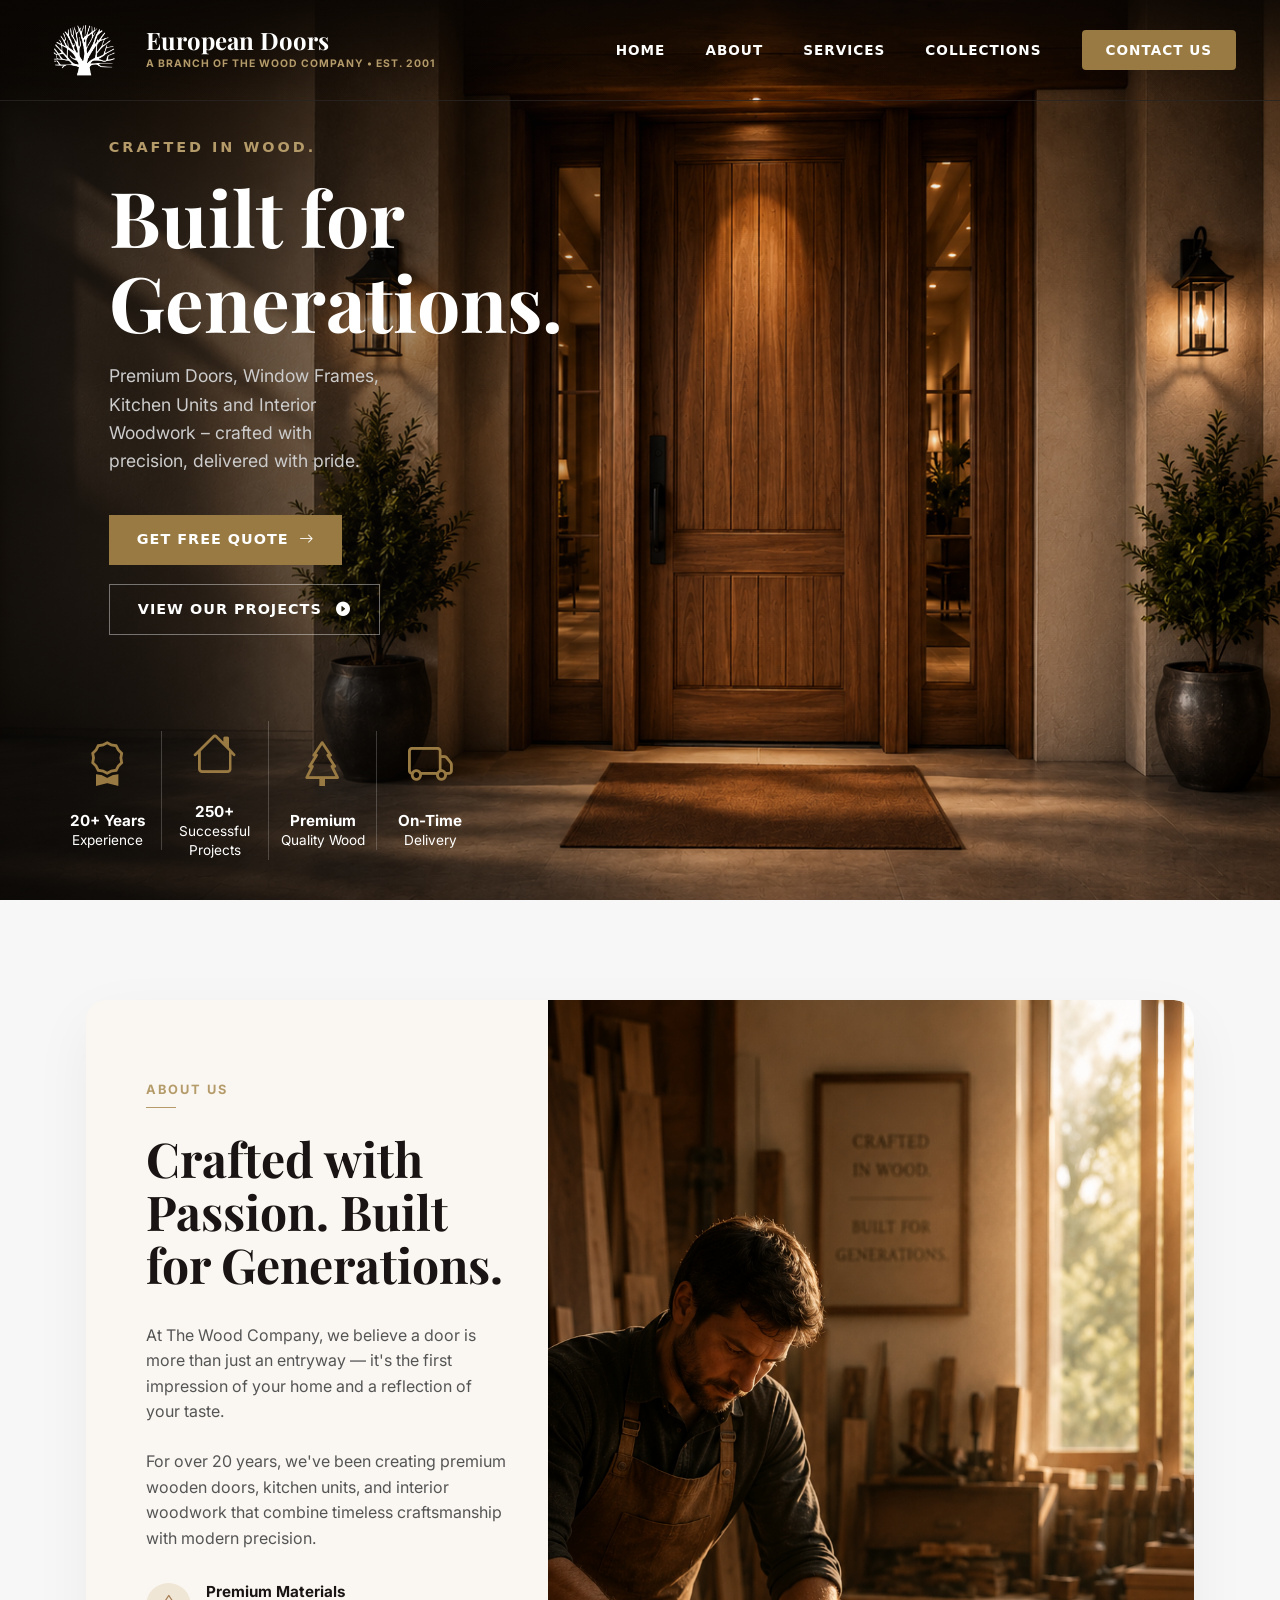
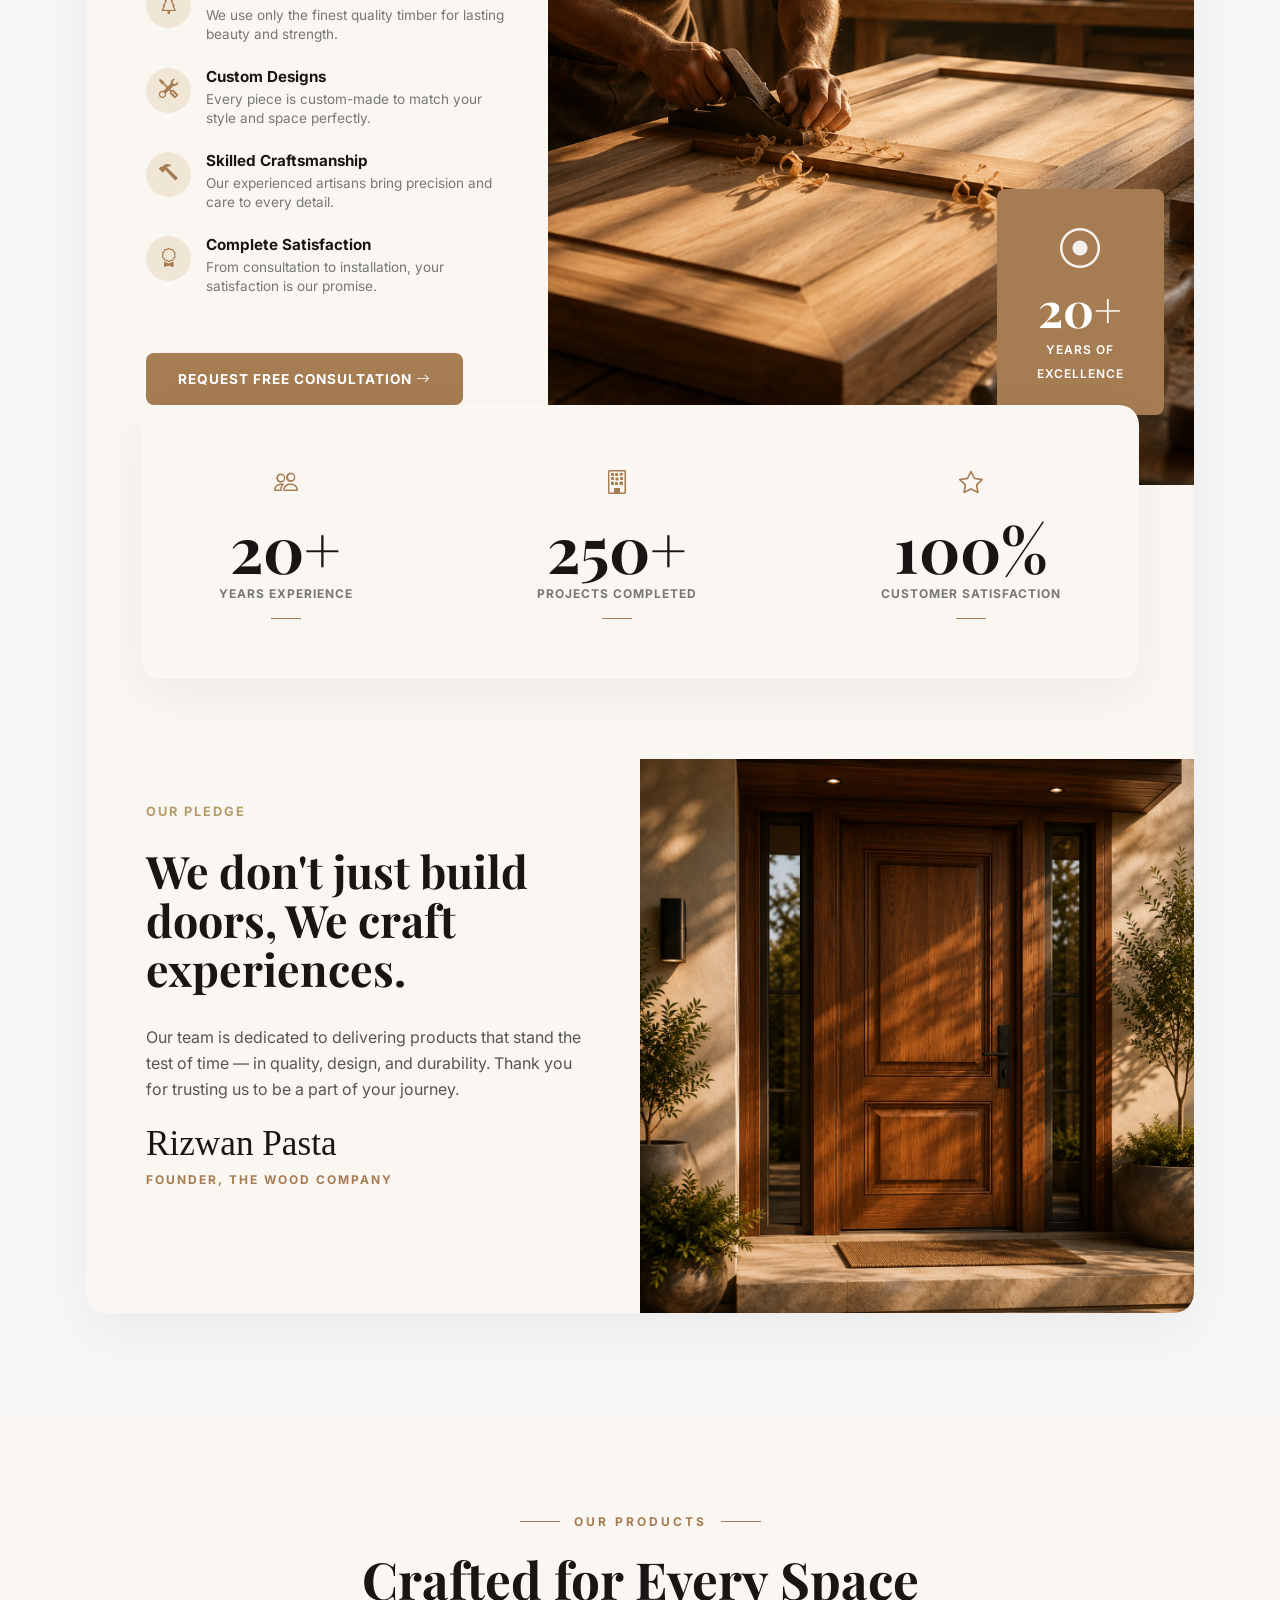
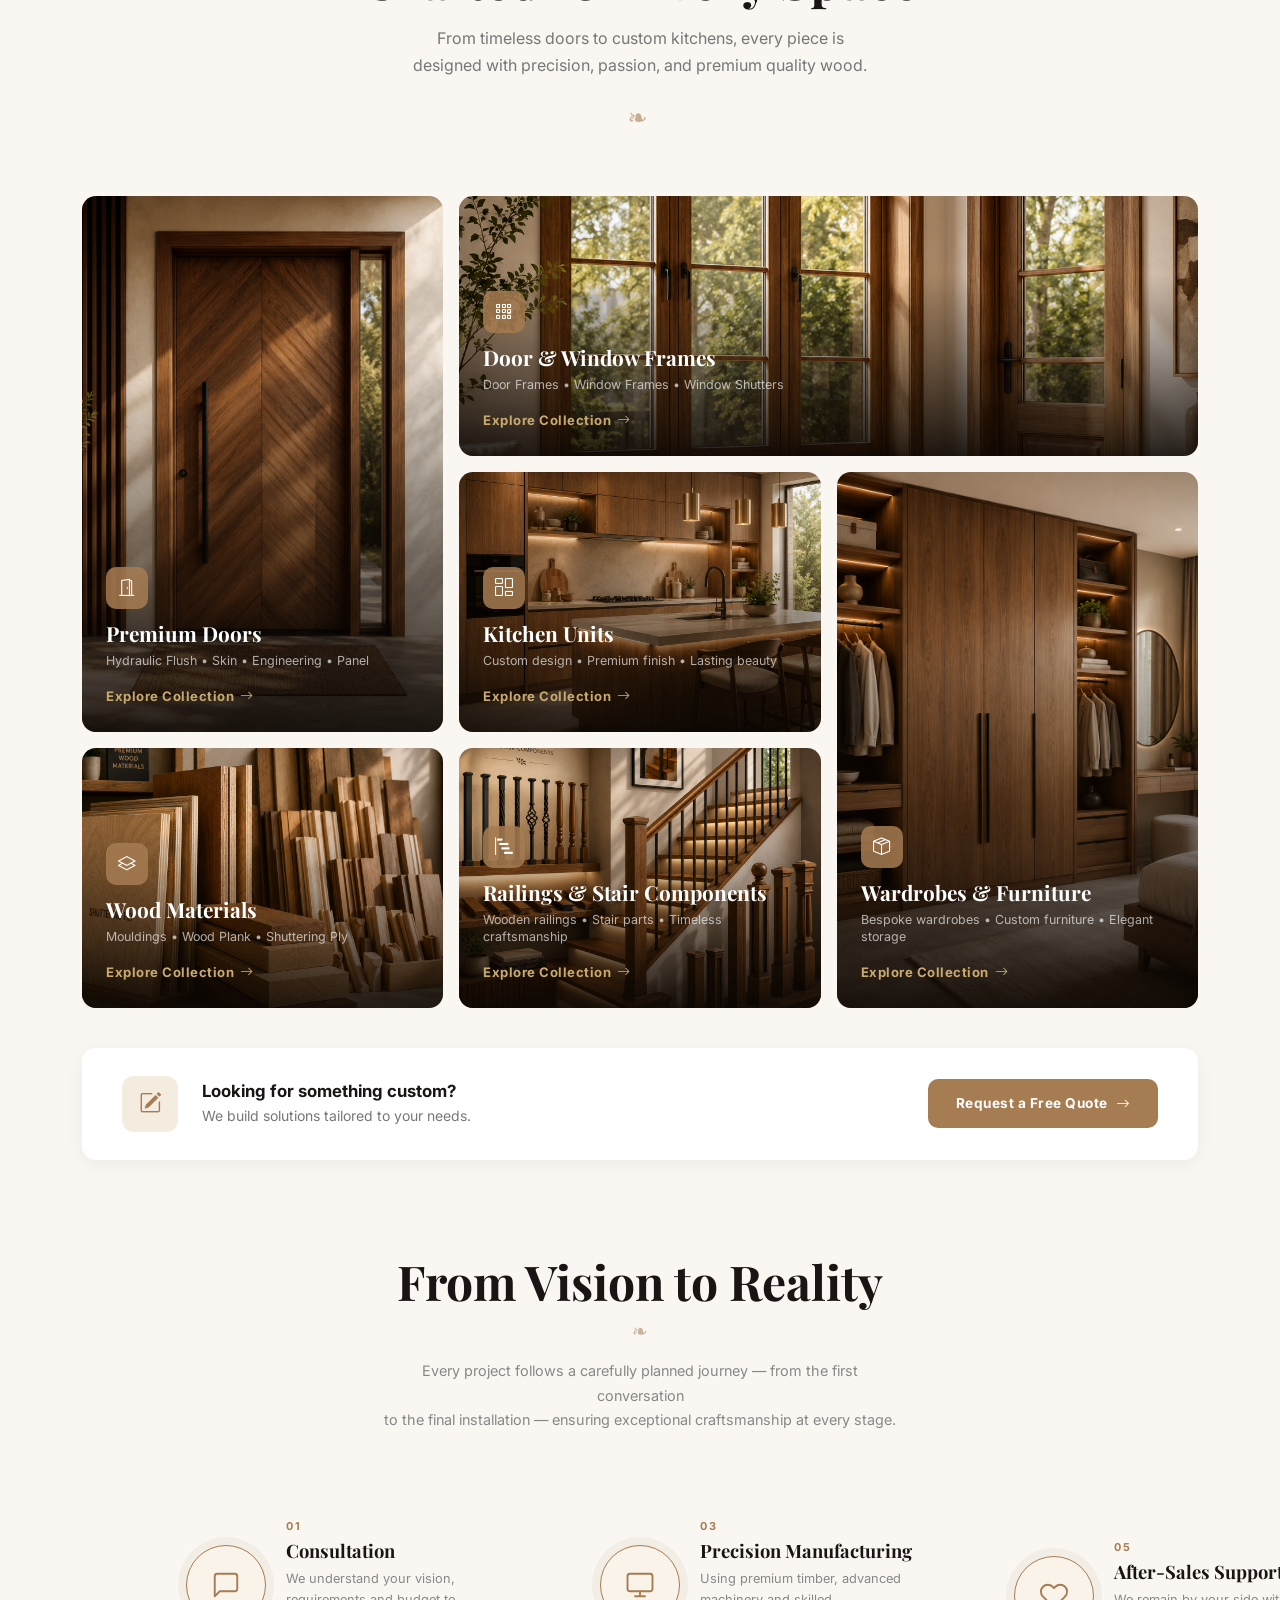
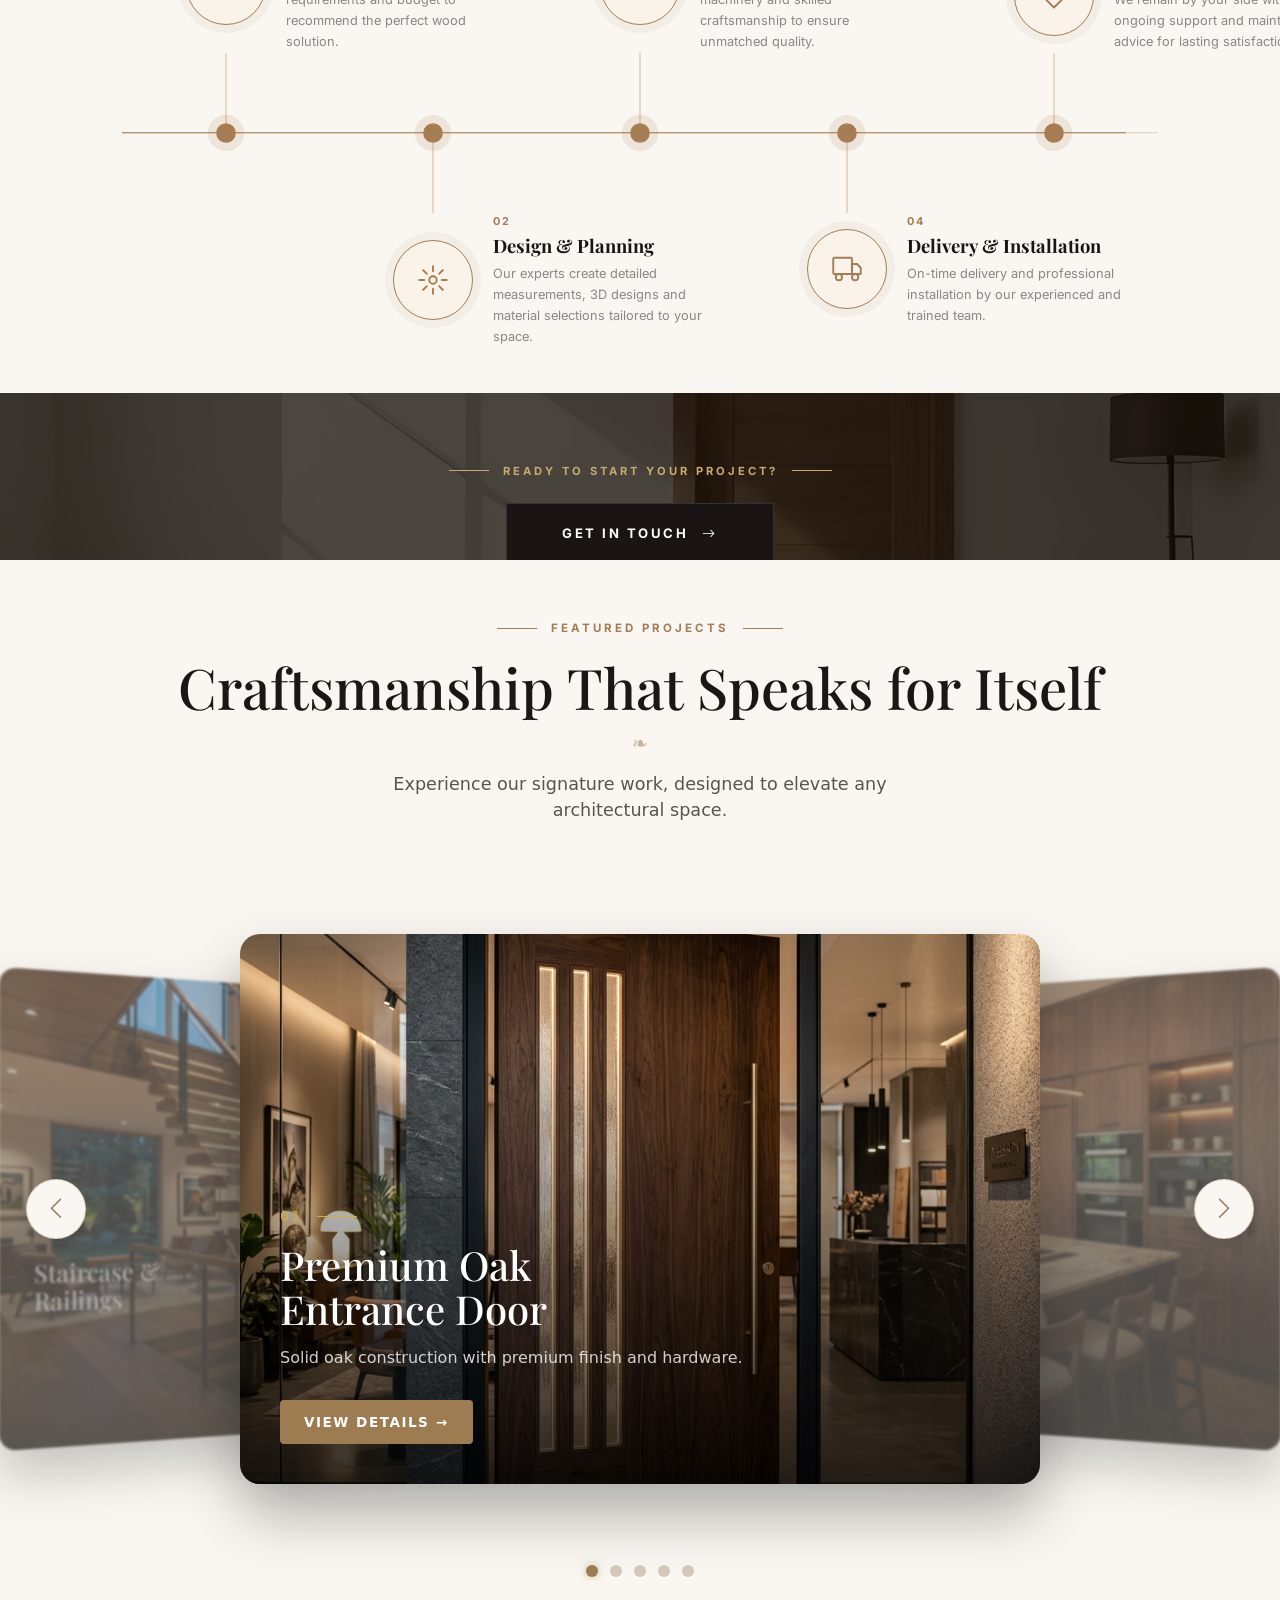
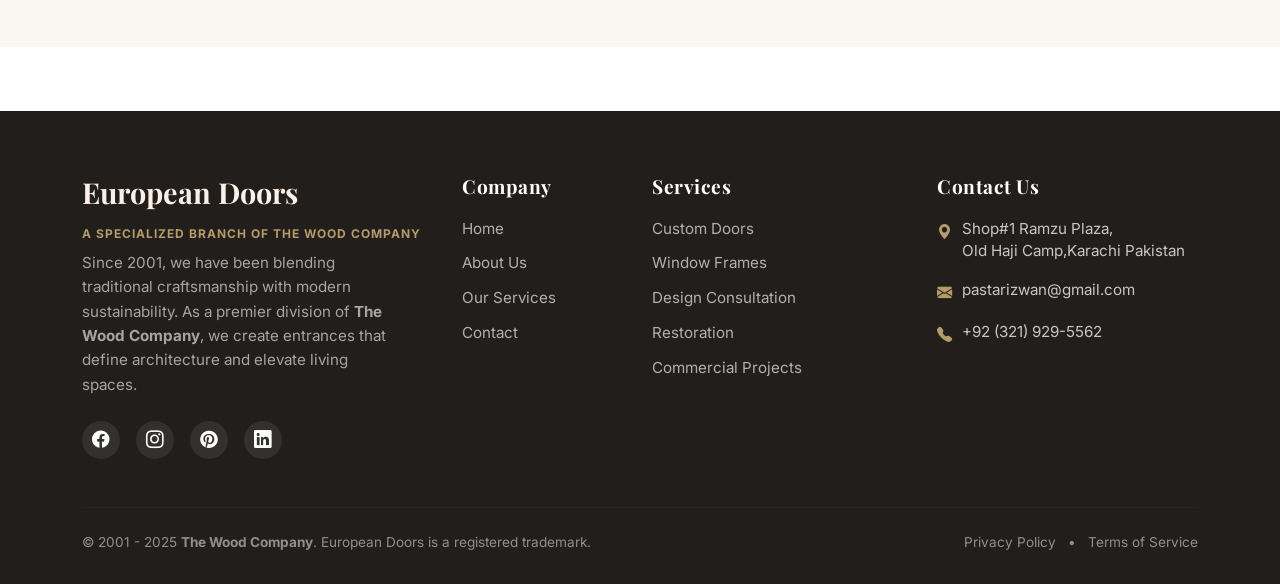
<file: index.html>
<!DOCTYPE html>
<html lang="en">

<head>
    <meta charset="UTF-8">
    <meta name="viewport" content="width=device-width, initial-scale=1.0">
    <link href="https://cdn.jsdelivr.net/npm/bootstrap@5.0.2/dist/css/bootstrap.min.css" rel="stylesheet"
        integrity="sha384-EVSTQN3/azprG1Anm3QDgpJLIm9Nao0Yz1ztcQTwFspd3yD65VohhpuuCOmLASjC" crossorigin="anonymous">
    <!-- Decorative font for the big heading -->
    <link
        href="https://fonts.googleapis.com/css2?family=Playfair+Display:ital,wght@0,700;0,900;1,700&family=Inter:wght@300;400;600;700&display=swap"
        rel="stylesheet">
    <link rel="stylesheet" href="style.css">
    <link rel="stylesheet" href="https://cdn.jsdelivr.net/npm/bootstrap-icons@1.11.3/font/bootstrap-icons.min.css">
    <script src="https://cdn.jsdelivr.net/npm/@popperjs/core@2.9.2/dist/umd/popper.min.js"
        integrity="sha384-IQsoLXl5PILFhosVNubq5LC7Qb9DXgDA9i+tQ8Zj3iwWAwPtgFTxbJ8NT4GN1R8p"
        crossorigin="anonymous"></script>
    <script src="https://cdn.jsdelivr.net/npm/bootstrap@5.0.2/dist/js/bootstrap.min.js"
        integrity="sha384-cVKIPhGWiC2Al4u+LWgxfKTRIcfu0JTxR+EQDz/bgldoEyl4H0zUF0QKbrJ0EcQF"
        crossorigin="anonymous"></script>

    <title>European Doors</title>

</head>

<body>
    <nav class="navbar navbar-expand-lg fixed-top heritage-navbar">
        <div class="container">
            <a class="navbar-brand d-flex align-items-center" href="#">
                <img src="images/Logo.png" alt="Logo" class="nav-brand-logo">
                <div class="brand-text-group ms-3">
                    <span class="brand-title">European Doors</span>
                    <span class="brand-heritage desktop-heritage">A BRANCH OF THE WOOD COMPANY • EST. 2001</span>
                    <span class="brand-heritage mobile-heritage">PREMIUM WOODWORKING</span>
                </div>
            </a>

            <button class="navbar-toggler custom-toggler" type="button" data-bs-toggle="collapse"
                data-bs-target="#navbarNav" aria-controls="navbarNav" aria-expanded="false"
                aria-label="Toggle navigation">
                <div class="hamburger-menu">
                    <span></span>
                    <span></span>
                    <span></span>
                </div>
            </button>

            <div class="collapse navbar-collapse" id="navbarNav">
                <ul class="navbar-nav ms-auto">
                    <li class="nav-item">
                        <a class="nav-link nav-link-custom" href="index.html">HOME</a>
                    </li>
                    <li class="nav-item">
                        <a class="nav-link nav-link-custom" href="index.html#about">ABOUT</a>
                    </li>
                    <li class="nav-item">
                        <a class="nav-link nav-link-custom" href="index.html#process">SERVICES</a>
                    </li>
                    <li class="nav-item">
                        <a class="nav-link nav-link-custom" href="#featured-projects">COLLECTIONS</a>
                    </li>
                    <li class="nav-item">
                        <a class="nav-link nav-link-custom nav-btn-style" href="contact.html">CONTACT US</a>
                    </li>

                </ul>
            </div>
        </div>
    </nav>

    <!-- Hero Section -->
    <section id="landing_page" class="hero-sec">
        <div class="hero-overlay"></div>
        <!-- Desktop Hero Content -->
        <div class="hero-content desktop-hero">
            <div class="hero-card" role="region" aria-label="Hero">
                <div class="hero-eyebrow">CRAFTED IN WOOD.</div>
                <h1 class="hero-title">Built for<br />Generations.</h1>
                <p class="hero-desc">Premium Doors, Window Frames, Kitchen Units and Interior Woodwork – crafted with
                    precision, delivered with pride.</p>

                <div class="hero-actions">
                    <a href="contact.html" class="btn-primary-custom">GET FREE QUOTE <i class="bi bi-arrow-right"></i></a>
                    <a href="#featured-projects" class="btn-secondary-custom">VIEW OUR PROJECTS <i class="bi bi-play-circle-fill ms-1"></i></a>
                </div>
            </div>

            <div class="hero-highlights-bar">
                <div class="highlight-item">
                    <i class="bi bi-award highlight-icon"></i>
                    <div class="highlight-text">
                        <strong>20+ Years</strong><br>Experience
                    </div>
                </div>
                <div class="highlight-item">
                    <i class="bi bi-house highlight-icon"></i>
                    <div class="highlight-text">
                        <strong>250+</strong><br>Successful Projects
                    </div>
                </div>
                <div class="highlight-item">
                    <i class="bi bi-tree highlight-icon"></i>
                    <div class="highlight-text">
                        <strong>Premium</strong><br>Quality Wood
                    </div>
                </div>
                <div class="highlight-item">
                    <i class="bi bi-truck highlight-icon"></i>
                    <div class="highlight-text">
                        <strong>On-Time</strong><br>Delivery
                    </div>
                </div>
            </div>
        </div>

        <!-- Mobile Hero Content -->
        <div class="hero-content mobile-hero d-none">
            <div class="hero-card text-center" role="region" aria-label="Hero">
                <div class="hero-eyebrow">PREMIUM WOODWORKING</div>
                <div class="hero-ornament">
                    <span class="ornament-line"></span>
                    <i class="bi bi-leaf"></i>
                    <span class="ornament-line"></span>
                </div>
                <h1 class="hero-title">Crafting Timeless<br/>Doors, Windows &<br/>Interiors</h1>
                <p class="hero-desc">Built with precision, quality materials<br/>and 20+ years of craftsmanship.</p>

                <div class="hero-actions">
                    <a href="contact.html" class="btn-primary-custom w-100 justify-content-center">GET FREE QUOTE <i class="bi bi-arrow-right"></i></a>
                    <a href="" class="btn-secondary-custom w-100 justify-content-center">EXPLORE PRODUCTS <i class="bi bi-arrow-right"></i></a>
                </div>
                
                <div class="mobile-highlight mt-4">
                    <div class="d-flex align-items-center justify-content-center gap-2">
                        <i class="bi bi-star-fill star-icon"></i>
                        <span class="highlight-underline">20+ Years Experience</span>
                    </div>
                </div>
            </div>
        </div>
    </section>

   
    <!-- About Section Redesign (Matches New Design) -->
    <section id="about" class="about-elite-section">
        <div class="container px-0 px-md-3">
            <div class="about-wrapper-card">
                <!-- PART 1: Top Section (Text Left, Image Right) -->
                <div class="row about-top-row g-0">
                    <!-- Left Text -->
                    <div class="col-lg-5 about-top-text">
                        <div class="elite-label">
                            ABOUT US
                            <span class="elite-line"></span>
                        </div>

                        <h2 class="elite-title">
                            Crafted with Passion. Built for Generations.
                        </h2>

                        <div class="elite-desc">
                            <p>At The Wood Company, we believe a door is more than just an entryway — it's the first
                                impression of your home and a reflection of your taste.</p>
                            <p>For over 20 years, we've been creating premium wooden doors, kitchen units, and interior
                                woodwork that combine timeless craftsmanship with modern precision.</p>
                        </div>

                        <div class="elite-features">
                            <div class="elite-feature-item">
                                <div class="elite-feature-icon">
                                    <i class="bi bi-tree"></i>
                                </div>
                                <div class="elite-feature-text">
                                    <h4>Premium Materials</h4>
                                    <p>We use only the finest quality timber for lasting beauty and strength.</p>
                                </div>
                            </div>

                            <div class="elite-feature-item">
                                <div class="elite-feature-icon">
                                    <i class="bi bi-tools"></i>
                                </div>
                                <div class="elite-feature-text">
                                    <h4>Custom Designs</h4>
                                    <p>Every piece is custom-made to match your style and space perfectly.</p>
                                </div>
                            </div>

                            <div class="elite-feature-item">
                                <div class="elite-feature-icon">
                                    <i class="bi bi-hammer"></i>
                                </div>
                                <div class="elite-feature-text">
                                    <h4>Skilled Craftsmanship</h4>
                                    <p>Our experienced artisans bring precision and care to every detail.</p>
                                </div>
                            </div>

                            <div class="elite-feature-item">
                                <div class="elite-feature-icon">
                                    <i class="bi bi-award"></i>
                                </div>
                                <div class="elite-feature-text">
                                    <h4>Complete Satisfaction</h4>
                                    <p>From consultation to installation, your satisfaction is our promise.</p>
                                </div>
                            </div>
                        </div>

                        <a href="contact.html" class="elite-btn-primary mt-3">REQUEST FREE CONSULTATION <i
                                class="bi bi-arrow-right"></i></a>
                    </div>

                    <!-- Right Image -->
                    <div class="col-lg-7 about-top-image-col">
                        <div class="elite-img-wrapper">
                            <img src="images/about 2.png" alt="Craftsman working on a wooden door"
                                class="img-fluid elite-img-main">

                            <!-- Floating Gold Badge -->
                            <div class="elite-gold-badge">
                                <i class="bi bi-record-circle badge-icon"></i>
                                <span class="badge-num">20+</span>
                                <span class="badge-text">YEARS OF<br>EXCELLENCE</span>
                            </div>
                        </div>
                    </div>
                </div>

                <!-- PART 2: Stats Card -->
                <div class="row">
                    <div class="col-12">
                        <div class="elite-stats-card">
                            <div class="elite-stat">
                                <i class="bi bi-people"></i>
                                <div class="stat-num">20+</div>
                                <div class="stat-label">YEARS EXPERIENCE</div>
                                <div class="stat-line"></div>
                            </div>
                            <div class="elite-stat">
                                <i class="bi bi-building"></i>
                                <div class="stat-num">250+</div>
                                <div class="stat-label">PROJECTS COMPLETED</div>
                                <div class="stat-line"></div>
                            </div>
                            <div class="elite-stat">
                                <i class="bi bi-star"></i>
                                <div class="stat-num">100%</div>
                                <div class="stat-label">CUSTOMER SATISFACTION</div>
                                <div class="stat-line"></div>
                            </div>
                        </div>
                    </div>
                </div>

                <!-- PART 3: Bottom Section (Pledge Left, Image Right) -->
                <div class="row about-bottom-row align-items-center g-0">
                    <!-- Left Text (Pledge) -->
                    <div class="col-lg-6 about-pledge-text pe-lg-5">
                        <div class="elite-label">
                            OUR PLEDGE
                        </div>

                        <div class="pledge-quote-wrapper">
                            <h2 class="elite-title">
                                We don't just build doors, We craft experiences.
                            </h2>
                        </div>

                        <div class="elite-desc">
                            <p>Our team is dedicated to delivering products that stand the test of time — in quality,
                                design, and durability. Thank you for trusting us to be a part of your journey.</p>
                        </div>

                        <div class="elite-signature-area mt-4">
                            <div class="signature-font">Rizwan Pasta</div>
                            <div class="signature-title">FOUNDER, THE WOOD COMPANY</div>
                        </div>
                    </div>

                    <!-- Right Image (Door) -->
                    <div class="col-lg-6 about-pledge-image-col">
                        <img src="images/about second.png" alt="Premium wooden door installed"
                            class="img-fluid elite-img-secondary">
                    </div>
                </div>
            </div>
        </div> <!-- End about-wrapper-card -->
        </div>
    </section>

    <!-- Our Products Section -->
    <section id="products" class="products-section">
        <div class="container">

            <!-- Section Header -->
            <div class="products-header text-center">
                <div class="products-eyebrow">
                    <span class="eyebrow-line"></span>
                    OUR PRODUCTS
                    <span class="eyebrow-line"></span>
                </div>
                <h2 class="products-title">Crafted for Every Space</h2>
                <p class="products-subtitle">From timeless doors to custom kitchens, every piece is<br>designed with
                    precision, passion, and premium quality wood.</p>
                <div class="products-ornament">❧</div>
            </div>

            <!-- Products Grid -->
            <div class="products-grid">

                <!-- Card 1: Premium Doors -->
                <div class="product-card card-tall">
                    <img src="images/product door.png" alt="Premium Doors" class="product-card-img">
                    <div class="product-card-overlay">
                        <div class="product-card-icon">
                            <i class="bi bi-door-open"></i>
                        </div>
                        <div class="product-card-body">
                            <h3 class="product-card-title">Premium Doors</h3>
                            <p class="product-card-tags">Hydraulic Flush • Skin • Engineering • Panel</p>
                            <a href="contact.html" class="product-card-link">Explore Collection <i
                                    class="bi bi-arrow-right"></i></a>
                        </div>
                    </div>
                </div>

                <!-- Card 2: Door & Window Frames -->
                <div class="product-card card-wide">
                    <img src="images/product window.png" alt="Door & Window Frames" class="product-card-img">
                    <div class="product-card-overlay">
                        <div class="product-card-icon">
                            <i class="bi bi-grid-3x3-gap"></i>
                        </div>
                        <div class="product-card-body">
                            <h3 class="product-card-title">Door & Window Frames</h3>
                            <p class="product-card-tags">Door Frames • Window Frames • Window Shutters</p>
                            <a href="contact.html" class="product-card-link">Explore Collection <i
                                    class="bi bi-arrow-right"></i></a>
                        </div>
                    </div>
                </div>

                <!-- Card 3: Kitchen Units -->
                <div class="product-card">
                    <img src="images/product kitchen.png" alt="Kitchen Units" class="product-card-img">
                    <div class="product-card-overlay">
                        <div class="product-card-icon">
                            <i class="bi bi-columns-gap"></i>
                        </div>
                        <div class="product-card-body">
                            <h3 class="product-card-title">Kitchen Units</h3>
                            <p class="product-card-tags">Custom design • Premium finish • Lasting beauty</p>
                            <a href="contact.html" class="product-card-link">Explore Collection <i
                                    class="bi bi-arrow-right"></i></a>
                        </div>
                    </div>
                </div>

                <!-- Card 4: Wardrobes & Furniture -->
                <div class="product-card card-tall">
                    <img src="images/product closet and bedroom.png" alt="Wardrobes & Furniture"
                        class="product-card-img">
                    <div class="product-card-overlay">
                        <div class="product-card-icon">
                            <i class="bi bi-box-seam"></i>
                        </div>
                        <div class="product-card-body">
                            <h3 class="product-card-title">Wardrobes & Furniture</h3>
                            <p class="product-card-tags">Bespoke wardrobes • Custom furniture • Elegant storage</p>
                            <a href="contact.html" class="product-card-link">Explore Collection <i
                                    class="bi bi-arrow-right"></i></a>
                        </div>
                    </div>
                </div>

                <!-- Card 5: Wood Materials -->
                <div class="product-card">
                    <img src="images/product wood.png" alt="Wood Materials" class="product-card-img">
                    <div class="product-card-overlay">
                        <div class="product-card-icon">
                            <i class="bi bi-layers"></i>
                        </div>
                        <div class="product-card-body">
                            <h3 class="product-card-title">Wood Materials</h3>
                            <p class="product-card-tags">Mouldings • Wood Plank • Shuttering Ply</p>
                            <a href="contact.html" class="product-card-link">Explore Collection <i
                                    class="bi bi-arrow-right"></i></a>
                        </div>
                    </div>
                </div>

                <!-- Card 6: Railings & Stair Components -->
                <div class="product-card">
                    <img src="images/product stairs.png" alt="Railings & Stair Components" class="product-card-img">
                    <div class="product-card-overlay">
                        <div class="product-card-icon">
                            <i class="bi bi-bar-chart-steps"></i>
                        </div>
                        <div class="product-card-body">
                            <h3 class="product-card-title">Railings & Stair Components</h3>
                            <p class="product-card-tags">Wooden railings • Stair parts • Timeless craftsmanship</p>
                            <a href="contact.html" class="product-card-link">Explore Collection <i
                                    class="bi bi-arrow-right"></i></a>
                        </div>
                    </div>
                </div>

            </div>

            <!-- Bottom CTA Banner -->
            <div class="products-cta-banner">
                <div class="products-cta-icon">
                    <i class="bi bi-pencil-square"></i>
                </div>
                <div class="products-cta-text">
                    <h4>Looking for something custom?</h4>
                    <p>We build solutions tailored to your needs.</p>
                </div>
                <a href="contact.html" class="products-cta-btn">Request a Free Quote <i
                        class="bi bi-arrow-right"></i></a>
            </div>

        </div>
    </section>

    <!-- From Vision to Reality — Sticky Scroll Section -->
    <!-- The outer wrapper is TALL to create scroll "room". The inner section stays pinned. -->
    <div class="timeline-scroll-outer" id="timelineOuter">
        <div class="timeline-sticky-inner">
        <section id="process" class="timeline-section">
            <div class="container">

                <!-- Section Header -->
                <div class="timeline-header text-center">
                    <div class="timeline-eyebrow">
                        <span class="eyebrow-line"></span>
                        OUR PROCESS
                        <span class="eyebrow-line"></span>
                    </div>
                    <h2 class="timeline-title">From Vision to Reality</h2>
                    <div class="timeline-ornament">❧</div>
                    <p class="timeline-subtitle">Every project follows a carefully planned journey — from the first conversation<br>to the final installation — ensuring exceptional craftsmanship at every stage.</p>
                </div>

                <!-- Timeline Track -->
                <div class="timeline-track-wrapper">
                    <div class="timeline-line-bg"></div>
                    <div class="timeline-line-fill" id="timelineLine"></div>

                <div class="timeline-steps">

                    <!-- Step 1 (TOP) -->
                    <div class="timeline-step top" data-step="1">
                        <div class="step-card-wrapper">
                            <div class="step-icon-circle">
                                <svg viewBox="0 0 24 24" fill="none" stroke="currentColor" stroke-width="1.5" stroke-linecap="round" stroke-linejoin="round">
                                    <path d="M21 15a2 2 0 0 1-2 2H7l-4 4V5a2 2 0 0 1 2-2h14a2 2 0 0 1 2 2z"></path>
                                </svg>
                            </div>
                            <div class="step-text-block">
                                <div class="step-number">01</div>
                                <h4 class="step-title">Consultation</h4>
                                <p class="step-desc">We understand your vision, requirements and budget to recommend the perfect wood solution.</p>
                            </div>
                        </div>
                        <div class="step-vertical-line"></div>
                        <div class="step-dot"></div>
                    </div>

                    <!-- Step 2 (BOTTOM) -->
                    <div class="timeline-step bottom" data-step="2">
                        <div class="step-dot"></div>
                        <div class="step-vertical-line"></div>
                        <div class="step-card-wrapper">
                            <div class="step-icon-circle">
                                <svg viewBox="0 0 24 24" fill="none" stroke="currentColor" stroke-width="1.5" stroke-linecap="round" stroke-linejoin="round">
                                    <circle cx="12" cy="12" r="3"/><path d="M12 1v4M12 19v4M4.22 4.22l2.83 2.83M16.95 16.95l2.83 2.83M1 12h4M19 12h4M4.22 19.78l2.83-2.83M16.95 7.05l2.83-2.83"/>
                                </svg>
                            </div>
                            <div class="step-text-block">
                                <div class="step-number">02</div>
                                <h4 class="step-title">Design & Planning</h4>
                                <p class="step-desc">Our experts create detailed measurements, 3D designs and material selections tailored to your space.</p>
                            </div>
                        </div>
                    </div>

                    <!-- Step 3 (TOP) -->
                    <div class="timeline-step top" data-step="3">
                        <div class="step-card-wrapper">
                            <div class="step-icon-circle">
                                <svg viewBox="0 0 24 24" fill="none" stroke="currentColor" stroke-width="1.5" stroke-linecap="round" stroke-linejoin="round">
                                    <rect x="2" y="3" width="20" height="14" rx="2"/><path d="M8 21h8M12 17v4"/>
                                </svg>
                            </div>
                            <div class="step-text-block">
                                <div class="step-number">03</div>
                                <h4 class="step-title">Precision Manufacturing</h4>
                                <p class="step-desc">Using premium timber, advanced machinery and skilled craftsmanship to ensure unmatched quality.</p>
                            </div>
                        </div>
                        <div class="step-vertical-line"></div>
                        <div class="step-dot"></div>
                    </div>

                    <!-- Step 4 (BOTTOM) -->
                    <div class="timeline-step bottom" data-step="4">
                        <div class="step-dot"></div>
                        <div class="step-vertical-line"></div>
                        <div class="step-card-wrapper">
                            <div class="step-icon-circle">
                                <svg viewBox="0 0 24 24" fill="none" stroke="currentColor" stroke-width="1.5" stroke-linecap="round" stroke-linejoin="round">
                                    <rect x="1" y="3" width="15" height="13" rx="1"/><path d="M16 8h4l3 3v5h-7V8z"/><circle cx="5.5" cy="18.5" r="2.5"/><circle cx="18.5" cy="18.5" r="2.5"/>
                                </svg>
                            </div>
                            <div class="step-text-block">
                                <div class="step-number">04</div>
                                <h4 class="step-title">Delivery & Installation</h4>
                                <p class="step-desc">On-time delivery and professional installation by our experienced and trained team.</p>
                            </div>
                        </div>
                    </div>

                    <!-- Step 5 (TOP) -->
                    <div class="timeline-step top" data-step="5">
                        <div class="step-card-wrapper">
                            <div class="step-icon-circle">
                                <svg viewBox="0 0 24 24" fill="none" stroke="currentColor" stroke-width="1.5" stroke-linecap="round" stroke-linejoin="round">
                                    <path d="M20.84 4.61a5.5 5.5 0 0 0-7.78 0L12 5.67l-1.06-1.06a5.5 5.5 0 0 0-7.78 7.78l1.06 1.06L12 21.23l7.78-7.78 1.06-1.06a5.5 5.5 0 0 0 0-7.78z"></path>
                                </svg>
                            </div>
                            <div class="step-text-block">
                                <div class="step-number">05</div>
                                <h4 class="step-title">After-Sales Support</h4>
                                <p class="step-desc">We remain by your side with ongoing support and maintenance advice for lasting satisfaction.</p>
                            </div>
                        </div>
                        <div class="step-vertical-line"></div>
                        <div class="step-dot"></div>
                    </div>

                </div>
                </div>

            </div>

            <!-- CTA Background Banner -->
            <div class="timeline-cta-band">
                <div class="timeline-cta-inner">
                    <div class="timeline-cta-label">
                        <span class="eyebrow-line"></span>
                        READY TO START YOUR PROJECT?
                        <span class="eyebrow-line"></span>
                    </div>
                    <a href="contact.html" class="timeline-cta-btn">GET IN TOUCH <i class="bi bi-arrow-right"></i></a>
                </div>
            </div>
        </section>
        </div>
    </div>

    <!-- 3D Featured Projects Section -->
    <section id="featured-projects" class="featured-3d-section">
        <div class="container text-center mb-5">
            <div class="timeline-eyebrow">
                <span class="eyebrow-line"></span>
                <span class="timeline-eyebrow-text">Featured Projects</span>
                <span class="eyebrow-line"></span>
            </div>
            <h2 class="featured-title mt-3">Craftsmanship That Speaks for Itself</h2>
            <div class="timeline-ornament">❧</div>
            <p class="featured-subtitle">Experience our signature work, designed to elevate any architectural space.</p>
        </div>

        <div class="featured-carousel-container">

            <div class="carousel-track" id="carouselTrack">
                <!-- Card 0 -->
                <div class="carousel-card" data-index="0">
                    <img src="luxury_door_1782814342296.png" alt="Luxury Entrance Door" class="card-bg-img">
                    <div class="card-overlay"></div>
                    <div class="card-content">
                        <div class="card-number">01</div>
                        <h4 class="card-title">Premium Oak<br>Entrance Door</h4>
                        <p class="card-desc">Solid oak construction with premium finish and hardware.</p>
                        <a href="#" class="card-btn">VIEW DETAILS &rarr;</a>
                    </div>
                </div>
                <!-- Card 1 -->
                <div class="carousel-card" data-index="1">
                    <img src="luxury_kitchen_1782814352208.png" alt="Custom Kitchen" class="card-bg-img">
                    <div class="card-overlay"></div>
                    <div class="card-content">
                        <div class="card-number">02</div>
                        <h4 class="card-title">Custom<br>Kitchen</h4>
                        <p class="card-desc">Functional beauty designed for everyday living.</p>
                        <a href="#" class="card-btn">VIEW DETAILS &rarr;</a>
                    </div>
                </div>
                <!-- Card 2 -->
                <div class="carousel-card" data-index="2">
                    <img src="luxury_wardrobe_1782814363601.png" alt="Modern Wardrobe" class="card-bg-img">
                    <div class="card-overlay"></div>
                    <div class="card-content">
                        <div class="card-number">03</div>
                        <h4 class="card-title">Modern<br>Wardrobe</h4>
                        <p class="card-desc">Tailored storage solutions that blend style and function.</p>
                        <a href="#" class="card-btn">VIEW DETAILS &rarr;</a>
                    </div>
                </div>
                <!-- Card 3 -->
                <div class="carousel-card" data-index="3">
                    <img src="luxury_window_1782814374153.png" alt="Window System" class="card-bg-img">
                    <div class="card-overlay"></div>
                    <div class="card-content">
                        <div class="card-number">04</div>
                        <h4 class="card-title">Window<br>System</h4>
                        <p class="card-desc">Floor-to-ceiling premium oak frame system overlooking a lush garden.</p>
                        <a href="#" class="card-btn">VIEW DETAILS &rarr;</a>
                    </div>
                </div>
                <!-- Card 4 -->
                <div class="carousel-card" data-index="4">
                    <img src="luxury_staircase_1782814386678.png" alt="Staircase & Railings" class="card-bg-img">
                    <div class="card-overlay"></div>
                    <div class="card-content">
                        <div class="card-number">05</div>
                        <h4 class="card-title">Staircase &<br>Railings</h4>
                        <p class="card-desc">Floating solid walnut stairs with elegant minimalist glass railings.</p>
                        <a href="#" class="card-btn">VIEW DETAILS &rarr;</a>
                    </div>
                </div>
            </div>
            
            <!-- Carousel Controls -->
            <div class="carousel-controls">
                <button class="carousel-btn prev-btn" id="carouselPrev"><i class="bi bi-chevron-left"></i></button>
                <button class="carousel-btn next-btn" id="carouselNext"><i class="bi bi-chevron-right"></i></button>
            </div>

            <!-- Dots -->
            <div class="carousel-dots" id="carouselDots">
                <div class="dot active" data-index="0"></div>
                <div class="dot" data-index="1"></div>
                <div class="dot" data-index="2"></div>
                <div class="dot" data-index="3"></div>
                <div class="dot" data-index="4"></div>
            </div>
        </div>
    </section>

    

    <footer class="site-footer">
        <div class="container">
            <div class="row gy-5">
                <div class="col-lg-4 col-md-6">
                    <h5 class="footer-brand">European Doors</h5>
                    <p class="small text-uppercase tracking-wider mb-2"
                        style="color: #b49b69; font-weight: 700; font-size: 0.75rem; letter-spacing: 1px;">
                        A specialized branch of The Wood Company
                    </p>
                    <p class="footer-desc">
                        Since 2001, we have been blending traditional craftsmanship with modern sustainability. As a
                        premier division of <strong>The Wood Company</strong>, we create entrances that define
                        architecture and elevate living spaces.
                    </p>
                    <div class="social-links mt-4">
                        <a href="https://www.facebook.com/share/1CSL6rNeu1/" aria-label="Facebook"><i class="bi bi-facebook"></i></a>
                        <a href="#" aria-label="Instagram"><i class="bi bi-instagram"></i></a>
                        <a href="#" aria-label="Pinterest"><i class="bi bi-pinterest"></i></a>
                        <a href="#" aria-label="LinkedIn"><i class="bi bi-linkedin"></i></a>
                    </div>
                </div>

                <div class="col-lg-2 col-md-6">
                    <h6 class="footer-heading">Company</h6>
                    <ul class="list-unstyled footer-links">
                        <li><a href="index.html">Home</a></li>
                        <li><a href="index.html#about">About Us</a></li>
                        <li><a href="index.html#process">Our Services</a></li>
                        <li><a href="contact.html">Contact</a></li>
                    </ul>
                </div>

                <div class="col-lg-3 col-md-6">
                    <h6 class="footer-heading">Services</h6>
                    <ul class="list-unstyled footer-links">
                        <li><a href="#">Custom Doors</a></li>
                        <li><a href="#">Window Frames</a></li>
                        <li><a href="#">Design Consultation</a></li>
                        <li><a href="#">Restoration</a></li>
                        <li><a href="#">Commercial Projects</a></li>
                    </ul>
                </div>

                <div class="col-lg-3 col-md-6">
                    <h6 class="footer-heading">Contact Us</h6>
                    <ul class="list-unstyled footer-contact">
                        <li>
                            <i class="bi bi-geo-alt-fill"></i>
                            <span>Shop#1 Ramzu Plaza,<br>Old Haji Camp,Karachi Pakistan</span>
                        </li>
                        <li>
                            <i class="bi bi-envelope-fill"></i>
                            <a href="mailto:pastarizwan@gmail.com">pastarizwan@gmail.com</a>
                        </li>
                        <li>
                            <i class="bi bi-telephone-fill"></i>
                            <a href="tel:+923219295562">+92 (321) 929-5562</a>
                        </li>
                    </ul>
                </div>
            </div>

            <hr class="footer-divider">

            <div class="row align-items-center copyright-section">
                <div class="col-md-6 text-center text-md-start">
                    <p class="mb-0">&copy; 2001 - 2025 <strong>The Wood Company</strong>. European Doors is a registered
                        trademark.</p>
                </div>
                <div class="col-md-6 text-center text-md-end">
                    <a href="#" class="legal-link">Privacy Policy</a>
                    <span class="mx-2">•</span>
                    <a href="#" class="legal-link">Terms of Service</a>
                </div>
            </div>
        </div>
    </footer>

    <script src="script.js"></script>


</body>

</html>
</file>
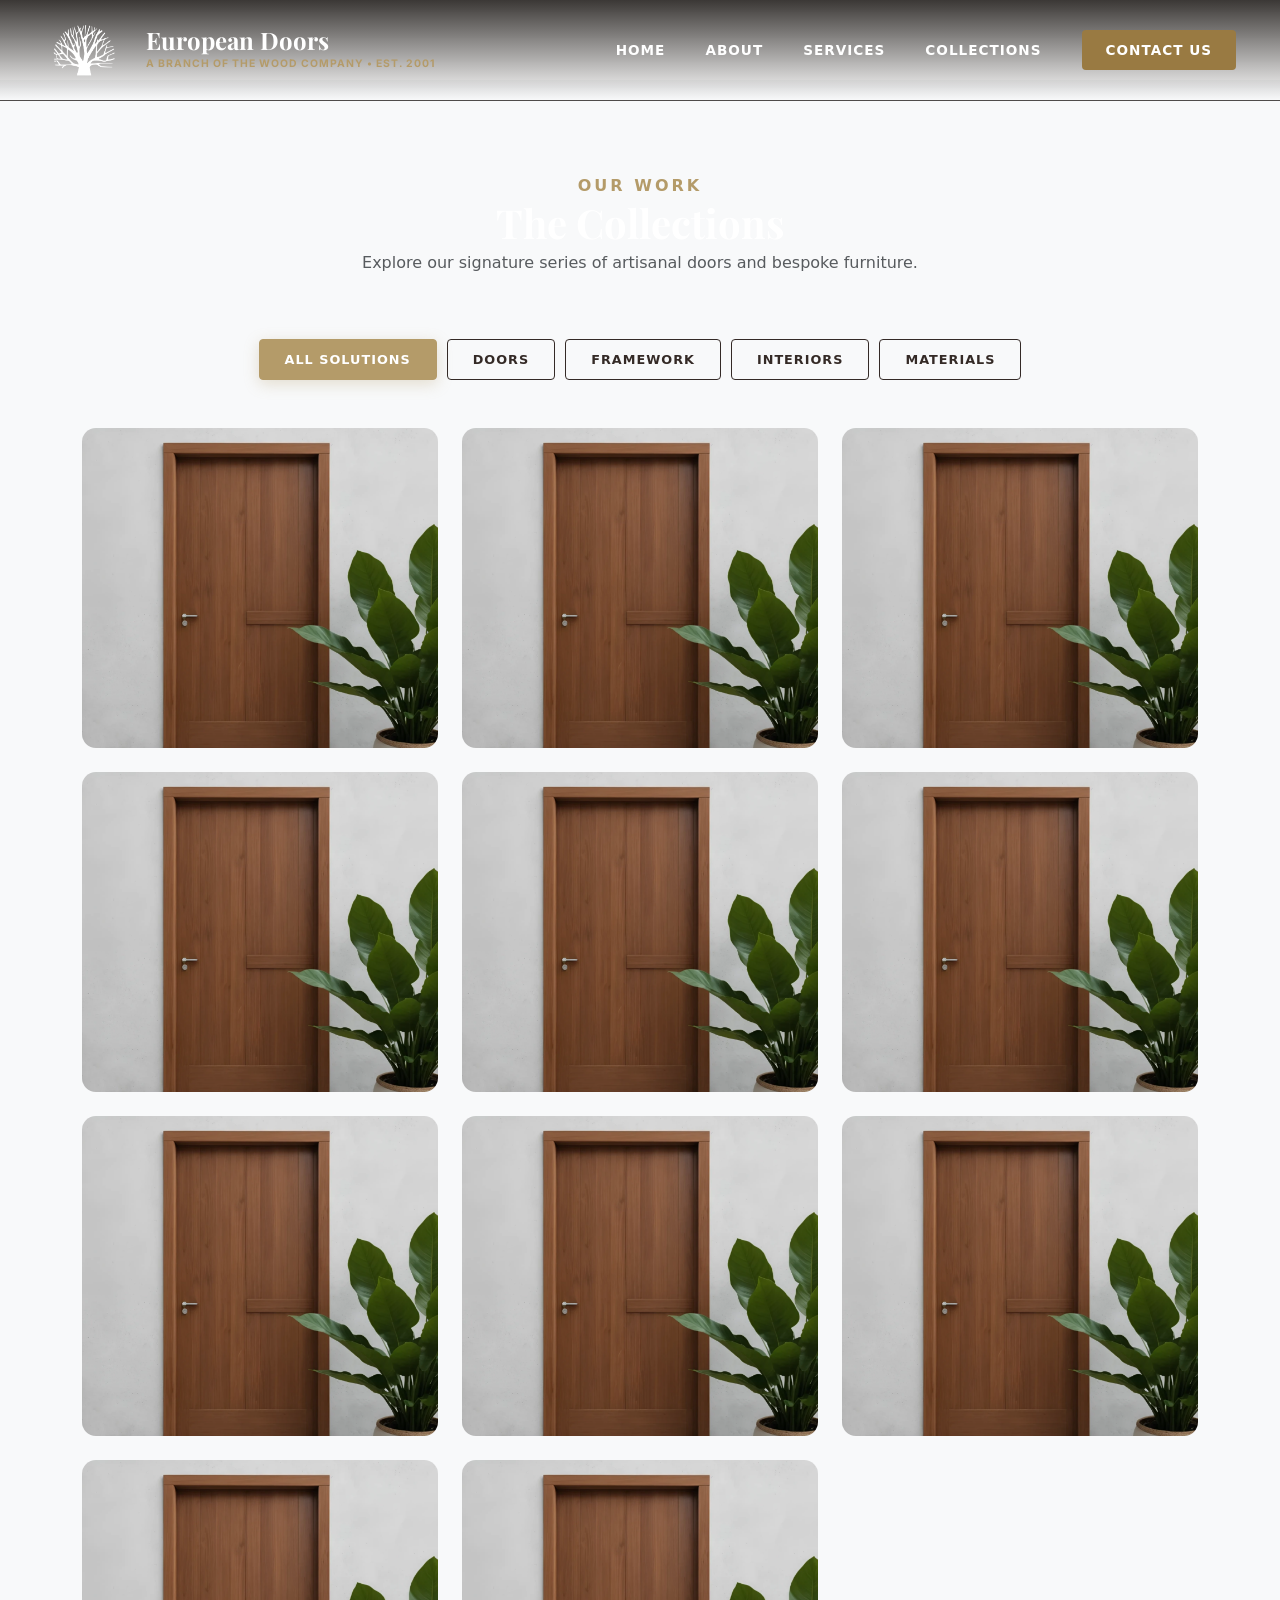
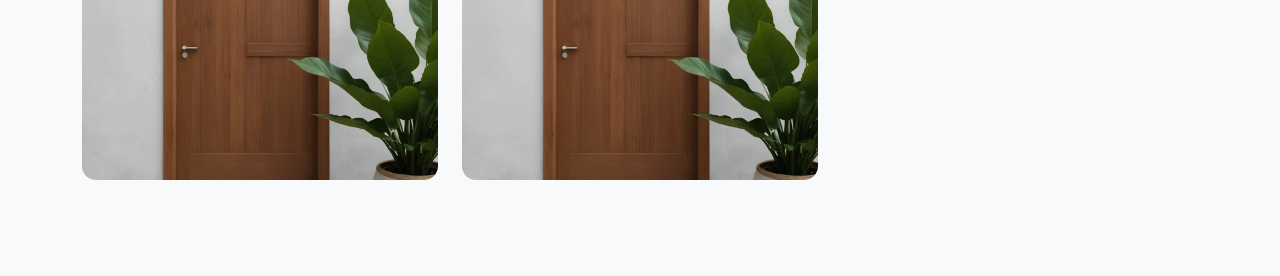
<file: collection.html>
<!DOCTYPE html>
<html lang="en">

<head>
    <meta charset="UTF-8">
    <meta name="viewport" content="width=device-width, initial-scale=1.0">
    <link href="https://cdn.jsdelivr.net/npm/bootstrap@5.0.2/dist/css/bootstrap.min.css" rel="stylesheet">
    <link href="https://fonts.googleapis.com/css2?family=Playfair+Display:wght@700;900&family=Inter:wght@300;400;600;700&display=swap" rel="stylesheet">
    <link rel="stylesheet" href="style.css">
    <link rel="stylesheet" href="https://cdn.jsdelivr.net/npm/bootstrap-icons@1.11.3/font/bootstrap-icons.min.css">
    
    <title>Collections</title>
</head>

<body>
    <nav class="navbar navbar-expand-lg fixed-top heritage-navbar">
        <div class="container">
            <a class="navbar-brand d-flex align-items-center" href="index.html">
                <img src="images/Logo.png" alt="Logo" class="nav-brand-logo">
                <div class="brand-text-group ms-3">
                    <span class="brand-title">European Doors</span>
                    <span class="brand-heritage">A BRANCH OF THE WOOD COMPANY • EST. 2001</span>
                </div>
            </a>

            <button class="navbar-toggler custom-toggler" type="button" data-bs-toggle="collapse" data-bs-target="#navbarNav">
                <div class="hamburger-menu">
                    <span></span><span></span><span></span>
                </div>  
            </button>

            <div class="collapse navbar-collapse" id="navbarNav">
                <ul class="navbar-nav ms-auto">
                    <li class="nav-item"><a class="nav-link nav-link-custom" href="index.html">HOME</a></li>
                    <li class="nav-item"><a class="nav-link nav-link-custom" href="index.html#about">ABOUT</a></li>
                    <li class="nav-item"><a class="nav-link nav-link-custom" href="index.html#services">SERVICES</a></li>
                    <li class="nav-item"><a class="nav-link nav-link-custom active" href="collection.html">COLLECTIONS</a></li>
                    <li class="nav-item"><a class="nav-link nav-link-custom nav-btn-style" href="#contact">CONTACT US</a></li>
                </ul>
            </div>
        </div>
    </nav>

    <section id="collections" class="py-5 bg-light" style="margin-top: 80px;">
        <div class="container py-5">
            <div class="row justify-content-center mb-5">
                <div class="col-lg-8 text-center">
                    <h6 class="text-uppercase fw-bold" style="color: #b49b69; letter-spacing: 3px;">Our Work</h6>
                    <h2 class="brand-title" style="font-size: 2.5rem;">The Collections</h2>
                    <p class="text-muted">Explore our signature series of artisanal doors and bespoke furniture.</p>
                </div>
            </div>

            <div class="row mb-5">
                <div class="col-12 d-flex justify-content-center flex-wrap filter-group">
                    <button class="filter-btn active" data-filter="all">All Solutions</button>
                    <button class="filter-btn" data-filter="doors">Doors</button>
                    <button class="filter-btn" data-filter="framework">Framework</button>
                    <button class="filter-btn" data-filter="interiors">Interiors</button>
                    <button class="filter-btn" data-filter="materials">Materials</button>
                </div>
            </div>
 <div class="row g-4 product-grid">

                <div class="col-md-6 col-lg-4 product-item" data-category="doors">
                    <div class="product-card">
                        <div class="product-img-container">
                            <img src="images/door_image.png" alt="Hydraulic Flush Door" class="img-fluid">
                            <div class="product-overlay">
                                <span class="category-tag">Premium Doors</span>
                                <h4 class="product-name">Hydraulic Flush Door</h4>
                                <p class="text-white-50 small">Sleek, seamless surfaces with advanced hydraulic
                                    stability.</p>
                                <a href="#contact" class="view-details">Request Specs →</a>
                            </div>
                        </div>
                    </div>
                </div>

                <div class="col-md-6 col-lg-4 product-item" data-category="doors">
                    <div class="product-card">
                        <div class="product-img-container">
                            <img src="images/door_image.png" alt="Hydraulic Skin Door" class="img-fluid">
                            <div class="product-overlay">
                                <span class="category-tag">Premium Doors</span>
                                <h4 class="product-name">Hydraulic Skin Door</h4>
                                <p class="text-white-50 small">High-pressure molded skins for a textured, elegant
                                    finish.</p>
                                <a href="#contact" class="view-details">Request Specs →</a>
                            </div>
                        </div>
                    </div>
                </div>

                <div class="col-md-6 col-lg-4 product-item" data-category="doors">
                    <div class="product-card">
                        <div class="product-img-container">
                            <img src="images/door_image.png" alt="Engineering/Pasting Door" class="img-fluid">
                            <div class="product-overlay">
                                <span class="category-tag">Premium Doors</span>
                                <h4 class="product-name">Engineering / Pasting Door</h4>
                                <p class="text-white-50 small">Cross-laminated timber core for maximum warp resistance.
                                </p>
                                <a href="#contact" class="view-details">Request Specs →</a>
                            </div>
                        </div>
                    </div>
                </div>

                <div class="col-md-6 col-lg-4 product-item" data-category="doors">
                    <div class="product-card">
                        <div class="product-img-container">
                            <img src="images/door_image.png" alt="Panel Door" class="img-fluid">
                            <div class="product-overlay">
                                <span class="category-tag">Premium Doors</span>
                                <h4 class="product-name">Bespoke Panel Door</h4>
                                <p class="text-white-50 small">Classic solid wood panels for timeless architectural
                                    style.</p>
                                <a href="#contact" class="view-details">Request Specs →</a>
                            </div>
                        </div>
                    </div>
                </div>

                <div class="col-md-6 col-lg-4 product-item" data-category="interiors">
                    <div class="product-card">
                        <div class="product-img-container">
                            <img src="images/door_image.png" alt="Kitchen Units" class="img-fluid">
                            <div class="product-overlay">
                                <span class="category-tag">Bespoke Interiors</span>
                                <h4 class="product-name">Modern Kitchen Units</h4>
                                <p class="text-white-50 small">Functional luxury cabinetry designed for the modern chef.
                                </p>
                                <a href="#contact" class="view-details">Discuss Design →</a>
                            </div>
                        </div>
                    </div>
                </div>

                <div class="col-md-6 col-lg-4 product-item" data-category="interiors">
                    <div class="product-card">
                        <div class="product-img-container">
                            <img src="images/door_image.png" alt="Wardrobe & Furniture" class="img-fluid">
                            <div class="product-overlay">
                                <span class="category-tag">Bespoke Interiors</span>
                                <h4 class="product-name">Wardrobe & Custom Furniture</h4>
                                <p class="text-white-50 small">Heirloom-quality storage solutions and living spaces.</p>
                                <a href="#contact" class="view-details">Discuss Design →</a>
                            </div>
                        </div>
                    </div>
                </div>

                <div class="col-md-6 col-lg-4 product-item" data-category="framework">
                    <div class="product-card">
                        <div class="product-img-container">
                            <img src="images/door_image.png" alt="Door & Window Frame" class="img-fluid">
                            <div class="product-overlay">
                                <span class="category-tag">Architectural Framework</span>
                                <h4 class="product-name">Door & Window Frames</h4>
                                <p class="text-white-50 small">Precision-milled seasoned timber for a perfect fit.</p>
                                <a href="#contact" class="view-details">Get a Quote →</a>
                            </div>
                        </div>
                    </div>
                </div>

                <div class="col-md-6 col-lg-4 product-item" data-category="framework">
                    <div class="product-card">
                        <div class="product-img-container">
                            <img src="images/door_image.png" alt="Window Shutter" class="img-fluid">
                            <div class="product-overlay">
                                <span class="category-tag">Architectural Framework</span>
                                <h4 class="product-name">Window Shutters</h4>
                                <p class="text-white-50 small">Enhanced privacy and thermal insulation with wood
                                    aesthetics.</p>
                                <a href="#contact" class="view-details">Get a Quote →</a>
                            </div>
                        </div>
                    </div>
                </div>

                <div class="col-md-6 col-lg-4 product-item" data-category="framework">
                    <div class="product-card">
                        <div class="product-img-container">
                            <img src="images/door_image.png" alt="Bidding / Railing / Moulding" class="img-fluid">
                            <div class="product-overlay">
                                <span class="category-tag">Architectural Framework</span>
                                <h4 class="product-name">Moulding & Railing</h4>
                                <p class="text-white-50 small">Fine-detailed finishing profiles to complete your space.
                                </p>
                                <a href="#contact" class="view-details">Get a Quote →</a>
                            </div>
                        </div>
                    </div>
                </div>

                <div class="col-md-6 col-lg-4 product-item" data-category="materials">
                    <div class="product-card">
                        <div class="product-img-container">
                            <img src="images/door_image.png" alt="Shuttering Ply" class="img-fluid">
                            <div class="product-overlay">
                                <span class="category-tag">Construction Materials</span>
                                <h4 class="product-name">Premium Shuttering Ply</h4>
                                <p class="text-white-50 small">High-repetition use plywood for industrial-grade casting.
                                </p>
                                <a href="#contact" class="view-details">Bulk Inquiry →</a>
                            </div>
                        </div>
                    </div>
                </div>

                <div class="col-md-6 col-lg-4 product-item" data-category="materials">
                    <div class="product-card">
                        <div class="product-img-container">
                            <img src="images/door_image.png" alt="Wood Plank" class="img-fluid">
                            <div class="product-overlay">
                                <span class="category-tag">Construction Materials</span>
                                <h4 class="product-name">Seasoned Wood Planks</h4>
                                <p class="text-white-50 small">Raw timber planks, chemically treated and kiln-dried.</p>
                                <a href="#contact" class="view-details">Bulk Inquiry →</a>
                            </div>
                        </div>
                    </div>
                </div>

            </div>
        </div>
    </section>

    <script src="https://cdn.jsdelivr.net/npm/bootstrap@5.0.2/dist/js/bootstrap.bundle.min.js"></script>
    <script src="script.js"></script>
</body>
</html>
</file>
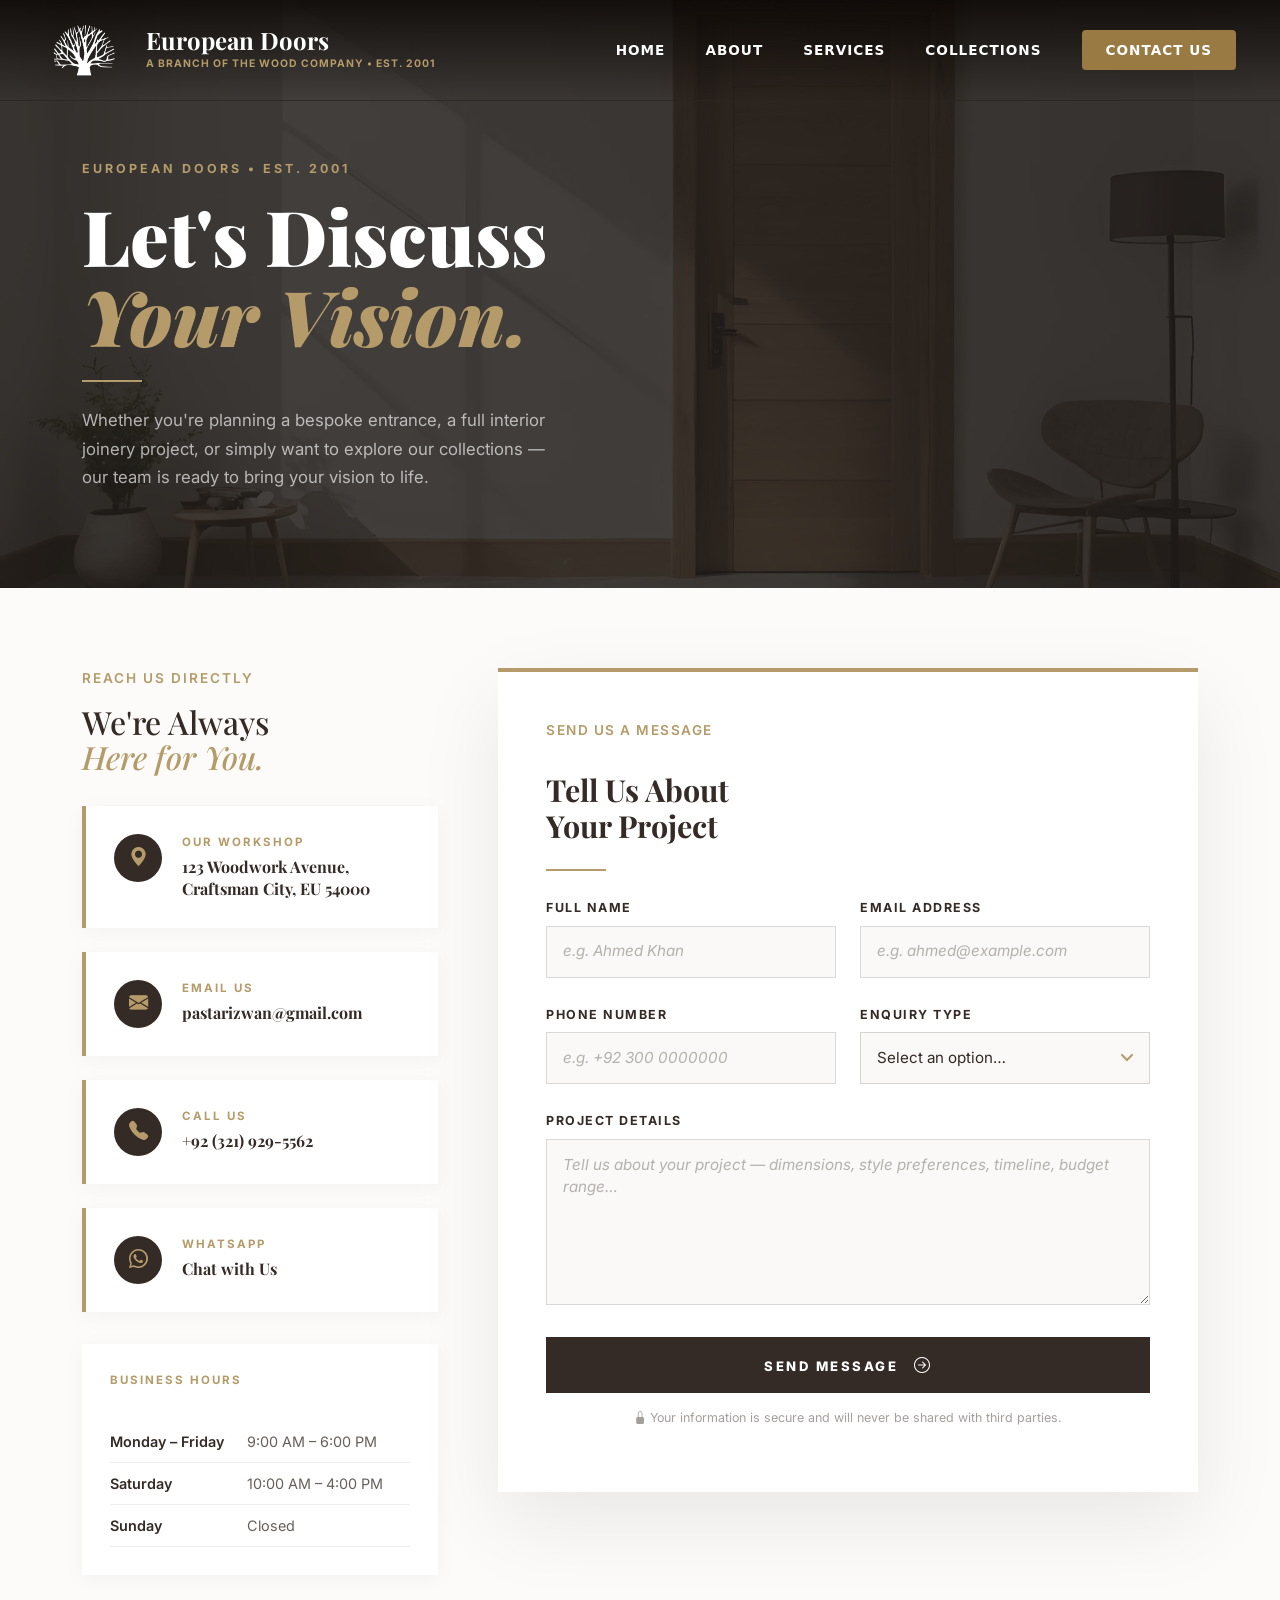
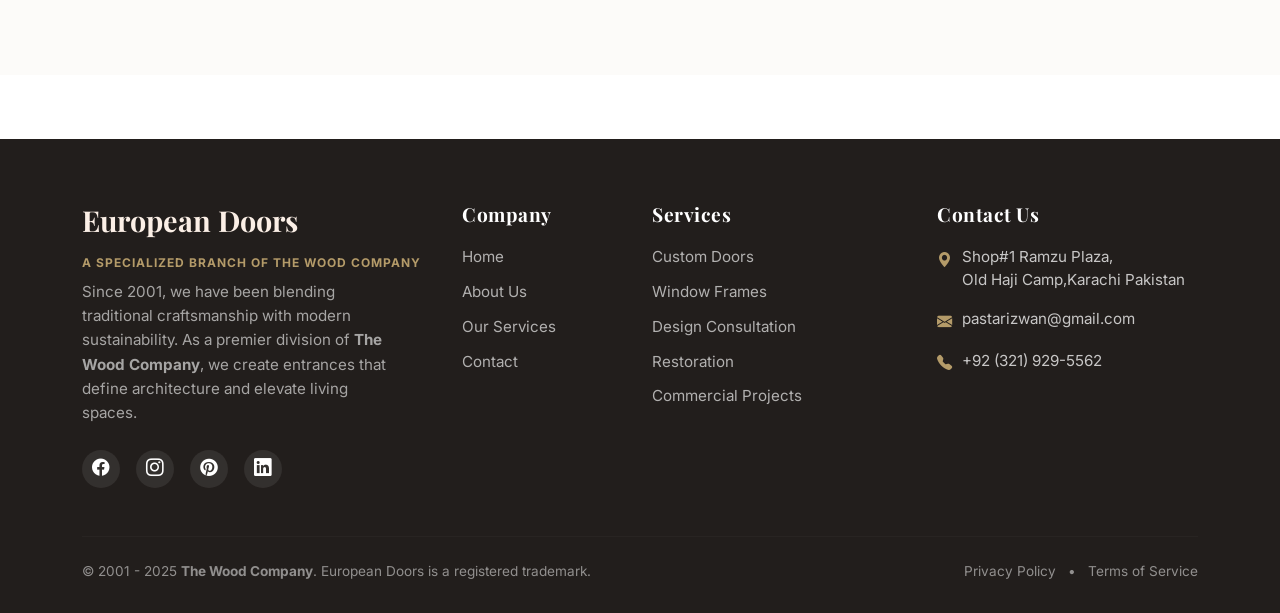
<file: contact.html>
<!DOCTYPE html>
<html lang="en">

<head>
    <meta charset="UTF-8">
    <meta name="viewport" content="width=device-width, initial-scale=1.0">
    <title>Contact Us — European Doors</title>
    <meta name="description" content="Get in touch with European Doors for custom door design consultations, quotes, installation bookings, and after-sales support.">

    <link href="https://cdn.jsdelivr.net/npm/bootstrap@5.0.2/dist/css/bootstrap.min.css" rel="stylesheet"
        integrity="sha384-EVSTQN3/azprG1Anm3QDgpJLIm9Nao0Yz1ztcQTwFspd3yD65VohhpuuCOmLASjC" crossorigin="anonymous">
    <link href="https://fonts.googleapis.com/css2?family=Playfair+Display:ital,wght@0,700;0,900;1,700&family=Inter:wght@300;400;600;700;800&display=swap" rel="stylesheet">
    <link rel="stylesheet" href="https://cdn.jsdelivr.net/npm/bootstrap-icons@1.11.3/font/bootstrap-icons.min.css">
    <link rel="stylesheet" href="style.css">

    <style>
        /* =============================================
           CONTACT PAGE — BESPOKE STYLES
           ============================================= */

        /* ---- Hero Banner ---- */
        .contact-hero {
            background-color: #221e1c;
            padding: 160px 0 80px;
            position: relative;
            overflow: hidden;
        }

        .contact-hero::before {
            content: "";
            position: absolute;
            inset: 0;
            background: url('images/section.webp') center/cover no-repeat;
            opacity: 0.15;
        }

        .contact-hero-inner {
            position: relative;
            z-index: 1;
        }

        .contact-hero-eyebrow {
            font-family: 'Inter', sans-serif;
            font-size: 0.78rem;
            font-weight: 700;
            letter-spacing: 3px;
            text-transform: uppercase;
            color: #b49b69;
            margin-bottom: 1rem;
        }

        .contact-hero h1 {
            font-family: 'Playfair Display', serif;
            font-size: clamp(2.8rem, 6vw, 5rem);
            font-weight: 900;
            color: #fff;
            line-height: 1.05;
            margin-bottom: 1.2rem;
        }

        .contact-hero h1 em {
            font-style: italic;
            color: #b49b69;
        }

        .contact-hero-desc {
            font-family: 'Inter', sans-serif;
            font-size: 1.05rem;
            color: rgba(255,255,255,0.65);
            max-width: 480px;
            line-height: 1.7;
        }

        /* Gold divider line */
        .gold-rule {
            width: 60px;
            height: 2px;
            background: #b49b69;
            margin: 1.5rem 0;
        }

        /* ---- Info Cards (left column) ---- */
        .contact-info-section {
            padding: 80px 0 100px;
            background: #fcfbf9;
        }

        .info-card {
            display: flex;
            align-items: flex-start;
            gap: 1.25rem;
            padding: 1.75rem;
            background: #fff;
            border-left: 4px solid #b49b69;
            margin-bottom: 1.5rem;
            box-shadow: 0 4px 20px rgba(0,0,0,0.04);
            transition: transform 0.3s ease, box-shadow 0.3s ease;
        }

        .info-card:hover {
            transform: translateX(6px);
            box-shadow: 0 8px 30px rgba(0,0,0,0.08);
        }

        .info-card-icon {
            width: 48px;
            height: 48px;
            background: #342a26;
            border-radius: 50%;
            display: flex;
            align-items: center;
            justify-content: center;
            flex-shrink: 0;
            font-size: 1.2rem;
            color: #b49b69;
        }

        .info-card-label {
            font-family: 'Inter', sans-serif;
            font-size: 0.72rem;
            font-weight: 700;
            letter-spacing: 2px;
            text-transform: uppercase;
            color: #b49b69;
            margin-bottom: 0.25rem;
        }

        .info-card-value {
            font-family: 'Playfair Display', serif;
            font-size: 1rem;
            color: #342a26;
            font-weight: 700;
            margin: 0;
            line-height: 1.4;
        }

        .info-card-value a {
            color: #342a26;
            text-decoration: none;
            transition: color 0.2s;
        }

        .info-card-value a:hover {
            color: #b49b69;
        }

        /* Hours table */
        .hours-table {
            width: 100%;
            margin-top: 2rem;
        }

        .hours-table tr {
            border-bottom: 1px solid rgba(52,42,38,0.08);
        }

        .hours-table td {
            font-family: 'Inter', sans-serif;
            font-size: 0.9rem;
            color: rgba(52,42,38,0.75);
            padding: 0.6rem 0;
        }

        .hours-table td:first-child {
            font-weight: 600;
            color: #342a26;
        }

        .hours-badge {
            display: inline-block;
            background: #b49b69;
            color: #fff;
            font-size: 0.65rem;
            font-weight: 700;
            letter-spacing: 1px;
            text-transform: uppercase;
            padding: 3px 8px;
            border-radius: 2px;
            margin-left: 6px;
        }

        /* ---- Contact Form (right column) ---- */
        .contact-form-card {
            background: #fff;
            padding: 3rem 3rem;
            box-shadow: 0 30px 80px rgba(0,0,0,0.08);
            border-top: 4px solid #b49b69;
            position: relative;
        }

        @media (max-width: 991px) {
            .contact-form-card {
                padding: 2rem 1.5rem;
                margin-top: 3rem;
            }
        }

        .contact-form-card .form-section-title {
            font-family: 'Playfair Display', serif;
            font-size: 1.9rem;
            font-weight: 700;
            color: #342a26;
            margin-bottom: 0.3rem;
        }

        .contact-form-card .form-section-sub {
            font-family: 'Inter', sans-serif;
            font-size: 0.85rem;
            color: #b49b69;
            letter-spacing: 1.5px;
            text-transform: uppercase;
            font-weight: 600;
            margin-bottom: 2rem;
        }

        /* Input groups */
        .contact-form-card .form-label {
            font-family: 'Inter', sans-serif;
            font-size: 0.78rem;
            font-weight: 700;
            letter-spacing: 1.5px;
            text-transform: uppercase;
            color: #342a26;
            margin-bottom: 0.5rem;
        }

        .contact-form-card .form-control,
        .contact-form-card .form-select {
            font-family: 'Inter', sans-serif;
            font-size: 0.95rem;
            color: #342a26;
            border: 1px solid rgba(52,42,38,0.18);
            border-radius: 0;
            padding: 0.85rem 1rem;
            background-color: #faf9f7;
            transition: border-color 0.3s ease, box-shadow 0.3s ease;
            outline: none;
        }

        .contact-form-card .form-control:focus,
        .contact-form-card .form-select:focus {
            border-color: #b49b69;
            box-shadow: 0 0 0 3px rgba(180,155,105,0.15);
            background-color: #fff;
        }

        .contact-form-card .form-control::placeholder {
            color: rgba(52,42,38,0.35);
            font-style: italic;
        }

        .contact-form-card textarea.form-control {
            resize: vertical;
            min-height: 140px;
        }

        .contact-form-card .form-select {
            appearance: none;
            background-image: url("data:image/svg+xml,%3Csvg xmlns='http://www.w3.org/2000/svg' width='12' height='8' viewBox='0 0 12 8'%3E%3Cpath d='M1 1l5 5 5-5' stroke='%23b49b69' stroke-width='2' fill='none' stroke-linecap='round'/%3E%3C/svg%3E");
            background-repeat: no-repeat;
            background-position: right 1rem center;
            background-size: 12px;
            cursor: pointer;
        }

        /* Submit button */
        .btn-contact-submit {
            font-family: 'Inter', sans-serif;
            font-size: 0.82rem;
            font-weight: 800;
            letter-spacing: 2.5px;
            text-transform: uppercase;
            background: #342a26;
            color: #fff;
            border: none;
            padding: 1rem 2.5rem;
            border-radius: 0;
            width: 100%;
            margin-top: 0.5rem;
            transition: background 0.3s ease, transform 0.2s ease, box-shadow 0.3s ease;
            cursor: pointer;
        }

        .btn-contact-submit:hover {
            background: #b49b69;
            transform: translateY(-2px);
            box-shadow: 0 12px 30px rgba(180,155,105,0.35);
        }

        .btn-contact-submit i {
            margin-left: 10px;
            font-size: 1rem;
        }

        /* Input wrapper for the floating gold bar on focus */
        .field-wrap {
            position: relative;
            margin-bottom: 1.5rem;
        }

        .field-wrap::after {
            content: '';
            position: absolute;
            bottom: 0;
            left: 0;
            width: 0;
            height: 2px;
            background: #b49b69;
            transition: width 0.3s ease;
        }

        .field-wrap:focus-within::after {
            width: 100%;
        }

        /* Success message */
        .form-success-msg {
            display: none;
            text-align: center;
            padding: 2rem;
        }

        .form-success-msg i {
            font-size: 3rem;
            color: #b49b69;
            display: block;
            margin-bottom: 1rem;
        }

        /* ---- Privacy note ---- */
        .privacy-note {
            font-family: 'Inter', sans-serif;
            font-size: 0.78rem;
            color: rgba(52,42,38,0.45);
            margin-top: 1rem;
            text-align: center;
        }
    </style>
</head>

<body>

    <!-- NAVBAR (identical to rest of site) -->
    <nav class="navbar navbar-expand-lg fixed-top heritage-navbar">
        <div class="container">
            <a class="navbar-brand d-flex align-items-center" href="index.html">
                <img src="images/Logo.png" alt="Logo" class="nav-brand-logo">
                <div class="brand-text-group ms-3">
                    <span class="brand-title">European Doors</span>
                    <span class="brand-heritage">A BRANCH OF THE WOOD COMPANY • EST. 2001</span>
                </div>
            </a>

            <button class="navbar-toggler custom-toggler" type="button" data-bs-toggle="collapse"
                data-bs-target="#navbarNav" aria-controls="navbarNav" aria-expanded="false"
                aria-label="Toggle navigation">
                <div class="hamburger-menu">
                    <span></span>
                    <span></span>
                    <span></span>
                </div>
            </button>

            <div class="collapse navbar-collapse" id="navbarNav">
                <ul class="navbar-nav ms-auto">
                    <li class="nav-item">
                        <a class="nav-link nav-link-custom" href="index.html">HOME</a>
                    </li>
                    <li class="nav-item">
                        <a class="nav-link nav-link-custom" href="index.html#about">ABOUT</a>
                    </li>
                    <li class="nav-item">
                        <a class="nav-link nav-link-custom" href="index.html#services">SERVICES</a>
                    </li>
                    <li class="nav-item">
                        <a class="nav-link nav-link-custom" href="collection.html">COLLECTIONS</a>
                    </li>
                    <li class="nav-item">
                        <a class="nav-link nav-link-custom nav-btn-style active" href="contact.html">CONTACT US</a>
                    </li>
                </ul>
            </div>
        </div>
    </nav>

    <!-- HERO BANNER -->
    <section class="contact-hero">
        <div class="container contact-hero-inner">
            <div class="row">
                <div class="col-lg-7">
                    <p class="contact-hero-eyebrow">European Doors • Est. 2001</p>
                    <h1>Let's Discuss<br><em>Your Vision.</em></h1>
                    <div class="gold-rule"></div>
                    <p class="contact-hero-desc">
                        Whether you're planning a bespoke entrance, a full interior joinery project, or simply want to explore our collections — our team is ready to bring your vision to life.
                    </p>
                </div>
            </div>
        </div>
    </section>

    <!-- MAIN CONTENT -->
    <section class="contact-info-section">
        <div class="container">
            <div class="row align-items-start">

                <!-- LEFT: Info Cards -->
                <div class="col-lg-4 col-md-12 mb-5 mb-lg-0">

                    <p class="small-tag">Reach Us Directly</p>
                    <h2 class="modern-heading" style="font-size: 2rem; margin-bottom: 2rem;">We're Always<br><em>Here for You.</em></h2>

                    <div class="info-card">
                        <div class="info-card-icon"><i class="bi bi-geo-alt-fill"></i></div>
                        <div>
                            <p class="info-card-label">Our Workshop</p>
                            <p class="info-card-value">123 Woodwork Avenue,<br>Craftsman City, EU 54000</p>
                        </div>
                    </div>

                    <div class="info-card">
                        <div class="info-card-icon"><i class="bi bi-envelope-fill"></i></div>
                        <div>
                            <p class="info-card-label">Email Us</p>
                            <p class="info-card-value"><a href="mailto:pastarizwan@gmail.com">pastarizwan@gmail.com</a></p>
                        </div>
                    </div>

                    <div class="info-card">
                        <div class="info-card-icon"><i class="bi bi-telephone-fill"></i></div>
                        <div>
                            <p class="info-card-label">Call Us</p>
                            <p class="info-card-value"><a href="tel:+923219295562">+92 (321) 929-5562</a></p>
                        </div>
                    </div>

                    <div class="info-card">
                        <div class="info-card-icon"><i class="bi bi-whatsapp"></i></div>
                        <div>
                            <p class="info-card-label">WhatsApp</p>
                            <p class="info-card-value"><a href="https://wa.me/923219295562" target="_blank">Chat with Us</a></p>
                        </div>
                    </div>

                    <div style="margin-top: 2rem; padding: 1.75rem; background: #fff; box-shadow: 0 4px 20px rgba(0,0,0,0.04);">
                        <p class="info-card-label" style="margin-bottom: 0.5rem;">Business Hours</p>
                        <table class="hours-table">
                            <tr>
                                <td>Monday – Friday</td>
                                <td>9:00 AM – 6:00 PM</td>
                            </tr>
                            <tr>
                                <td>Saturday</td>
                                <td>10:00 AM – 4:00 PM</td>
                            </tr>
                            <tr>
                                <td>Sunday</td>
                                <td>Closed</td>
                            </tr>
                        </table>
                    </div>

                  
                </div>

                <!-- RIGHT: Contact Form -->
                <div class="col-lg-8 col-md-12 ps-lg-5">
                    <div class="contact-form-card">

                        <p class="form-section-sub">Send Us a Message</p>
                        <h3 class="form-section-title">Tell Us About<br>Your Project</h3>
                        <div class="gold-rule"></div>

                        <form id="contactForm" action="contact.php" method="POST" novalidate>

                            <div class="row">
                                <div class="col-md-6">
                                    <div class="field-wrap">
                                        <label for="name" class="form-label">Full Name</label>
                                        <input type="text" class="form-control" id="name" name="name"
                                            placeholder="e.g. Ahmed Khan" required>
                                    </div>
                                </div>
                                <div class="col-md-6">
                                    <div class="field-wrap">
                                        <label for="email" class="form-label">Email Address</label>
                                        <input type="email" class="form-control" id="email" name="email"
                                            placeholder="e.g. ahmed@example.com" required>
                                    </div>
                                </div>
                            </div>

                            <div class="row">
                                <div class="col-md-6">
                                    <div class="field-wrap">
                                        <label for="phone" class="form-label">Phone Number</label>
                                        <input type="tel" class="form-control" id="phone" name="phone"
                                            placeholder="e.g. +92 300 0000000">
                                    </div>
                                </div>
                                <div class="col-md-6">
                                    <div class="field-wrap">
                                        <label for="inquiry_type" class="form-label">Enquiry Type</label>
                                        <select class="form-select" id="inquiry_type" name="inquiry_type" required>
                                            <option value="" disabled selected>Select an option…</option>
                                            <optgroup label="Products">
                                                <option value="Custom Door Design">Custom Door Design</option>
                                                <option value="Panel Doors">Panel Doors</option>
                                                <option value="Hydraulic Flush Doors">Hydraulic Flush Doors</option>
                                                <option value="Hydraulic Skin Doors">Hydraulic Skin Doors</option>
                                                <option value="Engineering / Pasting Doors">Engineering / Pasting Doors</option>
                                                <option value="Window Frames & Shutters">Window Frames &amp; Shutters</option>
                                                <option value="Moulding & Railing">Moulding &amp; Railing</option>
                                            </optgroup>
                                            <optgroup label="Interiors">
                                                <option value="Kitchen Units">Kitchen Units</option>
                                                <option value="Wardrobes & Custom Furniture">Wardrobes &amp; Custom Furniture</option>
                                            </optgroup>
                                            <optgroup label="Materials (Bulk)">
                                                <option value="Shuttering Plywood">Shuttering Plywood</option>
                                                <option value="Seasoned Wood Planks">Seasoned Wood Planks</option>
                                            </optgroup>
                                            <optgroup label="Services">
                                                <option value="Design Consultation">Design Consultation</option>
                                                <option value="Site Visit & Measurement">Site Visit &amp; Measurement</option>
                                                <option value="Installation & Fitting">Installation &amp; Fitting</option>
                                                <option value="After-Sales & Maintenance">After-Sales &amp; Maintenance</option>
                                                <option value="Commercial / Bulk Project">Commercial / Bulk Project</option>
                                                <option value="General Inquiry">General Inquiry</option>
                                            </optgroup>
                                        </select>
                                    </div>
                                </div>
                            </div>

                            <div class="field-wrap">
                                <label for="project_details" class="form-label">Project Details</label>
                                <textarea class="form-control" id="project_details" name="message" rows="6"
                                    placeholder="Tell us about your project — dimensions, style preferences, timeline, budget range…" required></textarea>
                            </div>

                            <button type="submit" class="btn-contact-submit" id="submitBtn">
                                Send Message <i class="bi bi-arrow-right-circle"></i>
                            </button>

                            <p class="privacy-note">
                                <i class="bi bi-lock-fill"></i> Your information is secure and will never be shared with third parties.
                            </p>

                        </form>

                        <!-- Success message shown after JS sends the form -->
                        <div class="form-success-msg" id="successMsg">
                            <i class="bi bi-check-circle-fill"></i>
                            <h4 style="font-family: 'Playfair Display', serif; color: #342a26; margin-bottom: 0.5rem;">Message Sent!</h4>
                            <p style="font-family: 'Inter', sans-serif; color: rgba(52,42,38,0.65);">Thank you for reaching out. Our team will get back to you within 24 hours.</p>
                        </div>

                    </div>
                </div>

            </div>
        </div>
    </section>

    <!-- FOOTER -->
    <footer class="site-footer">
        <div class="container">
            <div class="row gy-5">
                <div class="col-lg-4 col-md-6">
                    <h5 class="footer-brand">European Doors</h5>
                    <p class="small text-uppercase tracking-wider mb-2"
                        style="color: #b49b69; font-weight: 700; font-size: 0.75rem; letter-spacing: 1px;">
                        A specialized branch of The Wood Company
                    </p>
                    <p class="footer-desc">
                        Since 2001, we have been blending traditional craftsmanship with modern sustainability. As a
                        premier division of <strong>The Wood Company</strong>, we create entrances that define
                        architecture and elevate living spaces.
                    </p>
                    <div class="social-links mt-4">
                        <a href="https://www.facebook.com/share/1CSL6rNeu1/" aria-label="Facebook"><i class="bi bi-facebook"></i></a>
                        <a href="#" aria-label="Instagram"><i class="bi bi-instagram"></i></a>
                        <a href="#" aria-label="Pinterest"><i class="bi bi-pinterest"></i></a>
                        <a href="#" aria-label="LinkedIn"><i class="bi bi-linkedin"></i></a>
                    </div>
                </div>

                <div class="col-lg-2 col-md-6">
                    <h6 class="footer-heading">Company</h6>
                    <ul class="list-unstyled footer-links">
                        <li><a href="index.html">Home</a></li>
                        <li><a href="index.html#about">About Us</a></li>
                        <li><a href="index.html#services">Our Services</a></li>
                        <li><a href="contact.html">Contact</a></li>
                    </ul>
                </div>

                <div class="col-lg-3 col-md-6">
                    <h6 class="footer-heading">Services</h6>
                    <ul class="list-unstyled footer-links">
                        <li><a href="collection.html">Custom Doors</a></li>
                        <li><a href="collection.html">Window Frames</a></li>
                        <li><a href="contact.html">Design Consultation</a></li>
                        <li><a href="contact.html">Restoration</a></li>
                        <li><a href="contact.html">Commercial Projects</a></li>
                    </ul>
                </div>

                <div class="col-lg-3 col-md-6">
                    <h6 class="footer-heading">Contact Us</h6>
                    <ul class="list-unstyled footer-contact">
                        <li>
                            <i class="bi bi-geo-alt-fill"></i>
                            <span>Shop#1 Ramzu Plaza,<br>Old Haji Camp,Karachi Pakistan</span>
                        </li>
                        <li>
                            <i class="bi bi-envelope-fill"></i>
                            <a href="mailto:pastarizwan@gmail.com">pastarizwan@gmail.com</a>
                        </li>
                        <li>
                            <i class="bi bi-telephone-fill"></i>
                            <a href="tel:+923219295562">+92 (321) 929-5562</a>
                        </li>
                    </ul>
                </div>
            </div>

            <hr class="footer-divider">

            <div class="row align-items-center copyright-section">
                <div class="col-md-6 text-center text-md-start">
                    <p class="mb-0">&copy; 2001 - 2025 <strong>The Wood Company</strong>. European Doors is a registered
                        trademark.</p>
                </div>
                <div class="col-md-6 text-center text-md-end">
                    <a href="#" class="legal-link">Privacy Policy</a>
                    <span class="mx-2">•</span>
                    <a href="#" class="legal-link">Terms of Service</a>
                </div>
            </div>
        </div>
    </footer>

    <script src="https://cdn.jsdelivr.net/npm/bootstrap@5.0.2/dist/js/bootstrap.bundle.min.js"
        integrity="sha384-MrcW6ZMFYlzcLA8Nl+NtUVF0sA7MsXsP1UyJoMp4YLEuNSfAP+JcXn/tWtIaxVXM"
        crossorigin="anonymous"></script>
    <script src="script.js"></script>

    <script>
        /* ---- Navbar scroll effect (same as main site) ---- */
        const navbar = document.querySelector('.heritage-navbar');
        window.addEventListener('scroll', () => {
            navbar.classList.toggle('navbar-scrolled', window.scrollY > 50);
        });

        /* ---- Form submit with loading state ---- */
        const form = document.getElementById('contactForm');
        const submitBtn = document.getElementById('submitBtn');

        form.addEventListener('submit', function (e) {
            if (!form.checkValidity()) {
                e.preventDefault();
                form.classList.add('was-validated');
                return;
            }
            submitBtn.innerHTML = 'Sending… <i class="bi bi-hourglass-split"></i>';
            submitBtn.disabled = true;
        });
    </script>
</body>

</html>
</file>
<file: style.css>
html {
    scroll-behavior: smooth;
    scroll-padding-top: 80px;
}

body {
    margin: 0px;
    padding: 0px;
}
/* --- COMPLETE NAVBAR OVERHAUL --- */
.heritage-navbar {
    background: linear-gradient(to bottom, rgba(10, 6, 3, 0.8) 0%, rgba(10, 6, 3, 0) 100%) !important;
    border-bottom: 1px solid rgba(255, 255, 255, 0.1);
    padding: 15px 0;
    transition: all 0.4s ease;
    z-index: 9999;
}

@media (min-width: 992px) {
    .heritage-navbar .container {
        max-width: 95% !important;
        width: 95% !important;
    }
}

/* LOGO FIX: White logo by default */
.nav-brand-logo {
    height: 60px;
    width: auto;
    filter: brightness(0) invert(1);
    transition: all 0.4s ease;
}

/* BRAND TEXT VISIBILITY */
.brand-text-group {
    display: flex;
    flex-direction: column;
}

.brand-title {
    font-family: 'Playfair Display', serif;
    font-size: 1.5rem;
    font-weight: 700;
    color: #ffffff !important;
    line-height: 1;
    transition: color 0.4s ease;
}

.brand-heritage {
    font-family: 'Inter', sans-serif;
    font-size: 0.65rem;
    font-weight: 700;
    color: #b49b69 !important; /* Gold */
    letter-spacing: 1px;
    margin-top: 4px;
}

.mobile-heritage {
    display: none !important;
}

/* LINK VISIBILITY: White text on transparent bg */
.nav-link-custom {
    color: #ffffff !important;
    font-weight: 600 !important;
    font-size: 0.85rem !important;
    letter-spacing: 1px;
    padding: 10px 20px !important;
    text-decoration: none;
    text-transform: uppercase;
    transition: color 0.3s ease;
}

.nav-link-custom:hover {
    color: #b49b69 !important; /* Turns Gold on Hover */
}

/* CONTACT BUTTON STYLE - Gold Background */
.nav-btn-style {
    background-color: #b49b69;
    color: #1a1a1a !important; /* Dark text */
    border-radius: 2px;
    padding: 10px 24px !important;
    margin-left: 10px;
    font-weight: 700 !important;
}

.nav-btn-style:hover {
    background-color: #ffffff;
    color: #b49b69 !important;
}

/* Mobile Toggler Fix */
/* --- MODERN CUSTOM TOGGLER --- */
.custom-toggler {
    border: none !important;
    padding: 10px;
    outline: none !important;
    box-shadow: none !important;
    background: transparent !important;
}

/* Container for the lines */
.hamburger-menu {
    width: 28px;
    height: 20px;
    position: relative;
    display: flex;
    flex-direction: column;
    justify-content: space-between;
    cursor: pointer;
}

/* Individual lines */
.hamburger-menu span {
    display: block;
    height: 2px;
    width: 100%;
    background-color: #ffffff; /* White toggler */
    border-radius: 2px;
    transition: all 0.3s cubic-bezier(0.4, 0, 0.2, 1);
}

/* Modern staggered look: middle line slightly shorter */
.hamburger-menu span:nth-child(2) {
    width: 75%;
    align-self: flex-end;
}

/* ANIMATION: When the menu is open */
.custom-toggler:not(.collapsed) .hamburger-menu span:nth-child(1) {
    transform: translateY(9px) rotate(45deg);
}

.custom-toggler:not(.collapsed) .hamburger-menu span:nth-child(2) {
    opacity: 0;
    transform: translateX(10px);
}

.custom-toggler:not(.collapsed) .hamburger-menu span:nth-child(3) {
    transform: translateY(-9px) rotate(-45deg);
    width: 100%; /* Reset width for the "X" shape */
}

/* Hover effect */
.custom-toggler:hover .hamburger-menu span:nth-child(2) {
    width: 100%;
} 
/* --- SMOOTH SCROLL TRANSITION --- */


/* Scrolled State - Dark Background */
.heritage-navbar.navbar-scrolled {
    min-height: 70px !important;
    background: rgba(22, 20, 18, 0.3) !important; /* Slight dark tint */
    backdrop-filter: blur(12px);
    -webkit-backdrop-filter: blur(12px);
    box-shadow: 0 5px 20px rgba(0,0,0,0.2);
    border-bottom: none;
}

/* Smooth Logo Scaling */
.nav-brand-logo {
    transition: height 0.5s ease;
}
.navbar-scrolled .nav-brand-logo {
    height: 45px !important;
}

/* Fix Brand Text Snapping */
.brand-text-group {
    transition: transform 0.5s ease;
}
.navbar-scrolled .brand-text-group {
    transform: scale(0.9); /* Slightly shrinks without changing layout width */
    transform-origin: left center;
}

/* Keep Nav Links Centered vertically */
.navbar-nav {
    align-items: center;
}
/* --- MOBILE RESPONSIVENESS FIX --- */

/* Targets mobile phones (Small devices, 576px and down) */
@media (max-width: 576px) {
    .heritage-navbar {
        /* Force a smaller height to save Hero section space */
        min-height: 70px !important; 
        padding: 5px 0 !important;
    }

    /* Shrink the Tree Logo */
    .nav-brand-logo {
        height: 35px !important;
        margin-right: 8px !important;
    }

    /* Shrink the Brand Title */
    .brand-title {
        font-size: 1.1rem !important;
    }

    .desktop-heritage {
        display: none !important;
    }
    .mobile-heritage {
        display: block !important;
        font-size: 0.55rem !important;
        color: #b49b69 !important;
        letter-spacing: 1.5px;
        margin-top: 2px;
    }

    /* Reduce the gap between logo and text */
    .brand-text-group {
        margin-left: 0 !important;
    }

    /* Make the custom toggler more compact */
    .custom-toggler {
        padding: 5px !important;
    }
    
    .hamburger-menu {
        width: 22px;
        height: 14px;
    }
    .custom-toggler:not(.collapsed) .hamburger-menu span:nth-child(1) {
    transform: translateY(6px) rotate(45deg);
}

.custom-toggler:not(.collapsed) .hamburger-menu span:nth-child(2) {
    opacity: 0;
    transform: translateX(10px);
}

.custom-toggler:not(.collapsed) .hamburger-menu span:nth-child(3) {
    transform: translateY(-6px) rotate(-45deg);
    width: 100%; /* Reset width for the "X" shape */
}
}

/* Targets Tablets (Medium devices) */
@media (min-width: 577px) and (max-width: 991px) {
    .nav-brand-logo {
        height: 45px !important;
    }
    .brand-title {
        font-size: 1.3rem !important;
    }
    .brand-heritage {
        font-size: 0.55rem !important;
    }
}


/* ---------- Fixed Responsive Hero Section - Match Design ---------- */
.hero-sec {
    min-height: 100vh;
    width: 100%;
    margin: 0;
    background-image: url('images/hero bg new.png');
    background-size: cover;
    background-position: center;
    background-repeat: no-repeat;
    position: relative;
    display: flex;
    align-items: center;
}

/* Warm Overlay */
.hero-overlay {
    position: absolute;
    inset: 0;
    pointer-events: none;
    background: linear-gradient(
        90deg,
        rgba(10, 8, 6, 0.7) 0%,
        rgba(10, 8, 6, 0.4) 30%,
        rgba(10, 8, 6, 0.1) 50%,
        rgba(0, 0, 0, 0) 100%
    );
    z-index: 1;
}

.hero-content {
    width: 100%;
    max-width: 1400px;
    margin: 0 auto;
    padding: 0 5%;
    position: relative;
    z-index: 2;
    min-height: 100vh;
    display: flex;
    flex-direction: column;
    justify-content: center;
}

.hero-card {
    max-width: 600px;
    width: 100%;
    color: #ffffff;
    padding: 0;
    margin-top: -80px; /* Slight offset to visually balance */
}

.hero-eyebrow {
    font-size: 0.9rem;
    color: #b49b69; /* Gold */
    margin-bottom: 1rem;
    letter-spacing: 3px;
    font-weight: 700;
    text-transform: uppercase;
}

.hero-title {
    font-family: 'Playfair Display', serif;
    font-size: clamp(3rem, 6vw, 5.5rem);
    line-height: 1.1;
    margin: 0 0 1.2rem 0;
    color: #ffffff;
    font-weight: 700;
}

.hero-desc {
    font-family: 'Inter', sans-serif;
    font-size: 1.1rem;
    color: #cccccc;
    margin: 0 0 2.5rem 0;
    line-height: 1.6;
    max-width: 70%;
}

/* Hero Actions */
.hero-actions {
    display: flex;
    gap: 1.2rem;
    margin-bottom: 3rem;
    flex-wrap: wrap;
}

.btn-primary-custom {
    background: #997A42;
    color: #ffffff;
    padding: 14px 28px;
    font-weight: 600;
    font-size: 0.9rem;
    text-transform: uppercase;
    text-decoration: none;
    letter-spacing: 1px;
    transition: all 0.3s ease;
    display: flex;
    align-items: center;
    gap: 10px;
}

.btn-primary-custom:hover {
    background: #b59556;
    color: #ffffff;
}

.btn-secondary-custom {
    background: transparent;
    color: #ffffff;
    border: 1px solid rgba(255,255,255,0.4);
    padding: 14px 28px;
    font-weight: 600;
    font-size: 0.9rem;
    text-transform: uppercase;
    text-decoration: none;
    letter-spacing: 1px;
    transition: all 0.3s ease;
    display: flex;
    align-items: center;
    gap: 10px;
}

.btn-secondary-custom:hover {
    border-color: #ffffff;
    background: rgba(255,255,255,0.1);
    color: #ffffff;
}

/* Trust Indicators */
.hero-trust {
    display: flex;
    align-items: center;
    gap: 1.5rem;
}

.trust-stars {
    color: #b49b69;
    font-size: 1.1rem;
    display: flex;
    gap: 2px;
}

.trust-text {
    font-family: 'Inter', sans-serif;
    font-size: 0.95rem;
    color: #ffffff;
}

.trust-avatars {
    display: flex;
    margin-left: 10px;
}

.trust-avatars img {
    width: 36px;
    height: 36px;
    border-radius: 50%;
    border: 2px solid #221e1c;
    margin-left: -12px;
    object-fit: cover;
}

.trust-avatars img:first-child {
    margin-left: 0;
}

/* Scroll Indicator */
.hero-scroll-indicator {
    position: absolute;
    bottom: 175px; /* Moved up to clear the floating highlights bar */
    left: 50%;
    transform: translateX(-50%);
    text-align: center;
    z-index: 2;
}

.hero-scroll-indicator a {
    color: #ffffff;
    font-size: 0.75rem;
    text-decoration: none;
    letter-spacing: 2px;
    opacity: 0.7;
    transition: opacity 0.3s ease;
}

.hero-scroll-indicator a:hover {
    opacity: 1;
}

.hero-scroll-indicator i {
    display: block;
    margin-top: 5px;
    font-size: 1.2rem;
    animation: float 2s infinite ease-in-out;
}

@keyframes float {
    0% { transform: translateY(0px); }
    50% { transform: translateY(8px); }
    100% { transform: translateY(0px); }
}

/* Highlights Bar (Floating Glassmorphism) */
.hero-highlights-bar {
    position: absolute;
    bottom: 40px;
    left: 5%;
    display: flex;
    gap: 0;
    z-index: 2;
    align-items: center;
}

.highlight-item {
    display: flex;
    flex-direction: column;
    align-items: center;
    text-align: center;
    padding: 0 40px;
    border-right: 1px solid rgba(255, 255, 255, 0.2);
}

.highlight-item:first-child {
    padding-left: 0;
}

.highlight-item:last-child {
    border-right: none;
    padding-right: 0;
}

.highlight-icon {
    font-size: 2.8rem;
    color: #997A42;
    margin-bottom: 12px;
}

.highlight-text {
    font-family: 'Inter', sans-serif;
    color: #ffffff;
    font-size: 0.85rem;
    line-height: 1.4;
    text-transform: none;
}

.highlight-text strong {
    font-weight: 700;
    font-size: 0.95rem;
    color: #ffffff;
}

/* Responsive Hero Layouts */

/* ---- DESKTOP (992px+): Show desktop hero, hide mobile hero ---- */
@media (min-width: 992px) {
    .mobile-hero {
        display: none !important;
    }

    .desktop-hero {
        max-width: 100% !important;
        width: 100% !important;
        margin: 0 !important;
        padding-left: 8.5vw !important;
        padding-right: 0 !important;
    }

    .desktop-hero .hero-card {
        max-width: 32vw !important;
        width: 32vw !important;
    }

    .desktop-hero .hero-highlights-bar {
        width: 32vw !important;
        display: flex;
        justify-content: space-between;
    }

    .desktop-hero .highlight-item {
        padding: 0 10px !important;
        flex: 1;
    }

    .desktop-hero .highlight-item:first-child {
        padding-left: 0 !important;
    }

    .desktop-hero .highlight-item:last-child {
        padding-right: 0 !important;
    }
}

/* ---- TABLET/MOBILE (max 991px): Show mobile hero, hide desktop hero ---- */
@media (max-width: 991px) {
    /* ipad bg (768-991px). Overridden below for phones. */
    .hero-sec {
        background-image: url('images/ipad hero bg.png') !important;
        background-position: top center;
    }

    .desktop-hero {
        display: none !important;
    }

    .mobile-hero {
        display: flex !important;
        flex-direction: column;
        justify-content: flex-end;
        align-items: center;
        text-align: center;
        padding: 0 24px 30px;
        min-height: 100vh;
    }

    .mobile-hero .hero-card {
        width: 100%;
        max-width: 480px;
        margin-top: auto;
        padding-top: 40vh;
    }

    .mobile-hero .hero-eyebrow {
        color: #997A42;
        letter-spacing: 3px;
        margin-bottom: 2px;
        font-size: 0.85rem;
        font-weight: 600;
        text-transform: uppercase;
    }

    .mobile-hero .hero-title {
        font-size: 2.1rem;
        line-height: 1.25;
        margin-top: 8px;
        color: #ffffff;
        font-weight: 600;
    }

    .mobile-hero .hero-desc {
        font-size: 0.9rem;
        margin: 12px auto 24px;
        color: #cccccc;
        line-height: 1.5;
        max-width: 90%;
    }

    .mobile-hero .hero-actions {
        display: flex;
        flex-direction: column;
        gap: 12px;
        margin-bottom: 20px;
    }

    .hero-ornament {
        display: flex;
        align-items: center;
        justify-content: center;
        gap: 12px;
        margin: 6px 0 16px;
        color: #997A42;
    }

    .ornament-line {
        width: 30px;
        height: 1px;
        background-color: rgba(153, 122, 66, 0.4);
    }

    .star-icon {
        color: #997A42;
        border: 1px solid #997A42;
        border-radius: 50%;
        width: 24px;
        height: 24px;
        display: flex;
        align-items: center;
        justify-content: center;
        font-size: 0.8rem;
    }

    .highlight-underline {
        color: #ffffff;
        font-size: 0.9rem;
        font-weight: 500;
        border-bottom: 1px solid rgba(153, 122, 66, 0.6);
        padding-bottom: 2px;
    }

    .hero-overlay {
        background: linear-gradient(to top, rgba(10, 8, 6, 0.98) 0%, rgba(10, 8, 6, 0.5) 45%, rgba(0, 0, 0, 0) 100%);
    }

    .navbar-collapse {
        background: rgba(22, 20, 18, 0.98);
        padding: 20px;
        margin-top: 15px;
        border-radius: 8px;
    }
}

/* ---- PHONE (max 767px): Switch to phone-specific bg image ---- */
@media (max-width: 767px) {
    .hero-sec {
        background-image: url('images/mobile hero background.png') !important;
        background-position: top center;
    }
}

/* Floating WhatsApp */
.floating-whatsapp {
    position: fixed;
    bottom: 30px;
    right: 30px;
    width: 60px;
    height: 60px;
    background-color: #25d366;
    color: white;
    border-radius: 50%;
    text-align: center;
    font-size: 30px;
    box-shadow: 0 4px 15px rgba(0,0,0,0.2);
    z-index: 9999;
    display: flex;
    align-items: center;
    justify-content: center;
    transition: transform 0.3s ease;
    text-decoration: none;
}

.floating-whatsapp:hover {
    transform: scale(1.1);
    color: white;
}


        .father-first-section{

            margin: 0px 0px 20px 0px;
            
        }
        .first-section{
         
            overflow: hidden;
         background: #fbefe6;
            padding: 0px;
            margin: 0px;
            border-radius: 20px 20px 20px 20px;
        }
        /* Split-card layout to match the provided mock */
        .first-section .first-left{
            /* pale warm panel */
            padding: 3.5rem 2.5rem;
            display: flex;
            flex-direction: column;
            justify-content: center;
            gap: 1.2rem;
            min-height: 520px;
            margin: 0px;
        }
        .first-section .first-right{
           
            display: flex;
            align-items: center;
            justify-content: center;
            background: transparent;
        }
        .first-section .first-left .eyebrow{
            font-family: 'Inter', system-ui, sans-serif;
            font-size: 0.9rem;
            color: rgba(98,61,38,0.6);
            letter-spacing: 1px;
            text-transform: none;
        }
        .first-section .first-left h2{
            margin: 0;
            font-family: 'Playfair Display', Georgia, serif;
            font-size: clamp(2.4rem, 5.2vw, 4rem);
            line-height: 0.95;
            color: #271d1a;
            font-weight: 900;
            letter-spacing: -1px;
        }
        .first-section .first-left p{
            margin: 0;
            color: rgba(39,33,31,0.8);
            max-width: 42ch;
        }
        .first-section .first-right img{
            width: 100%;
            height: 100%;
            object-fit: cover;
            border-radius: 0px 20px 20px 0px;
        }
        @media (max-width: 900px){
            .first-section .first-left{ padding: 2rem; }
            .first-section .first-left h2{ font-size: 2rem; }
        }
        /* Text column helper: vertically center content beside images */
        .col-content{
            display: flex;
            flex-direction: column;
            justify-content: center;
            gap: 0.75rem;
            padding: 1.25rem;
        }
        .col-content h2{ margin: 0 0 0.25rem 0; font-size: 1.75rem; }
        .col-content p{ margin: 0 0 0.75rem 0; color: rgba(34,34,34,0.85); line-height: 1.45; }
        /* Style the primary button to match site look (overrides bootstrap) */
        .btn-primary{
            background: rgb(34,34,34) !important;
            border: none !important;
            color: #fff !important;
            padding: 0.55rem 1rem;
            border-radius: 8px;
            font-weight: 600;
            box-shadow: 0 6px 18px rgba(34,34,34,0.08);
        }
        .btn-primary:hover, .btn-primary:focus{
            transform: translateY(-2px);
            box-shadow: 0 10px 24px rgba(34,34,34,0.12);
            outline: none;
        }
        .door-img img{
            margin: 0px;
            padding: 0px;
            width: 100%;
            height: auto;
            display: block;
            border-radius: 30px;
        }
        .door-img{
            padding: 0px;
        }
        

        /* --- Heritage Section Styling --- */
.heritage-section {
    padding: 80px 0;
    background-color: #f9f5f3; /* Light cream background to separate sections */
    border-top: 1px solid #efe7df;
    border-bottom: 1px solid #efe7df;
}

.heritage-title {
    font-family: 'Playfair Display', serif;
    font-size: 2.5rem;
    color: #342a26;
    margin-bottom: 1rem;
}

.heritage-intro {
    font-size: 1.1rem;
    color: rgba(52, 42, 38, 0.8);
    line-height: 1.6;
}

/* Timeline Layout */
.timeline-container {
    display: flex;
    flex-direction: column;
    gap: 2rem;
    padding-left: 2rem;
    border-left: 2px solid #b49b69; /* The Gold Line */
}

.timeline-item {
    position: relative;
    padding-bottom: 1rem;
}

/* The Dot on the Line */
.timeline-item::before {
    content: "";
    position: absolute;
    left: -37px;
    top: 5px;
    width: 12px;
    height: 12px;
    background-color: #b49b69;
    border-radius: 50%;
    border: 3px solid #f9f5f3;
}

.timeline-year {
    font-family: 'Inter', sans-serif;
    font-weight: 800;
    color: #b49b69;
    font-size: 1.2rem;
    margin-bottom: 0.2rem;
}

.timeline-content h5 {
    font-family: 'Playfair Display', serif;
    font-weight: 700;
    color: #342a26;
    margin-bottom: 0.5rem;
}

.timeline-content p {
    font-size: 0.95rem;
    color: #666;
    margin: 0;
}

@media (max-width: 991px) {
    .heritage-title { text-align: center; }
    .heritage-intro { text-align: center; margin-bottom: 3rem; }
}
/* Services section styling */
.services-modern-section {
    padding: 5rem 0;
    background-color: #fff;
}

.services-subtitle {
    font-family: 'Inter', sans-serif;
    color: #b49b69;
    text-transform: uppercase;
    letter-spacing: 2px;
    font-weight: 600;
    font-size: 0.85rem;
    margin-top: -10px;
}

.services-modern-grid {
    display: grid;
    grid-template-columns: repeat(4, 1fr);
    gap: 2rem;
}

.service-modern-card {
    background: transparent;
    transition: all 0.4s cubic-bezier(0.165, 0.84, 0.44, 1);
    position: relative;
}

/* Image Container with Number Overlay */
.card-img-container {
    position: relative;
    overflow: hidden;
    height: 280px;
    margin-bottom: 1.5rem;
}

.card-img-container img {
    width: 100%;
    height: 100%;
    object-fit: cover;
    transition: transform 0.6s ease;
}

.service-number {
    position: absolute;
    top: 20px;
    right: 20px;
    font-family: 'Playfair Display', serif;
    font-size: 1.2rem;
    color: #fff;
    background: rgba(180, 155, 105, 0.9); /* Gold background */
    width: 45px;
    height: 45px;
    display: flex;
    align-items: center;
    justify-content: center;
    z-index: 2;
}

/* Hover Effects */
.service-modern-card:hover .card-img-container img {
    transform: scale(1.1);
}

.service-modern-card:hover h4 {
    color: #b49b69;
}

/* Card Body Content */
.service-modern-body h4 {
    font-family: 'Playfair Display', serif;
    font-size: 1.4rem;
    color: #342a26;
    margin-bottom: 0.8rem;
    transition: color 0.3s ease;
}

.service-modern-body p {
    font-family: 'Inter', sans-serif;
    font-size: 0.95rem;
    color: rgba(52, 42, 38, 0.7);
    line-height: 1.6;
    margin-bottom: 1.2rem;
}

/* Modern Link Style instead of bulky buttons */
.service-link {
    font-family: 'Inter', sans-serif;
    font-size: 0.85rem;
    font-weight: 700;
    text-transform: uppercase;
    letter-spacing: 1px;
    color: #342a26;
    text-decoration: none;
    display: inline-flex;
    align-items: center;
    gap: 8px;
    transition: gap 0.3s ease;
}

.service-link i {
    font-size: 1.1rem;
    color: #b49b69;
}

.service-link:hover {
    color: #b49b69;
    gap: 15px; /* Arrow moves on hover */
}

/* Responsive Grid Adjustments */
@media (max-width: 1200px) {
    .services-modern-grid { grid-template-columns: repeat(2, 1fr); gap: 3rem; }
}

@media (max-width: 768px) {
    .services-modern-grid { grid-template-columns: 1fr; }
    .card-img-container { height: 320px; }
}
        /* Themed section heading with thin lines */
        .section-heading{
            display: flex;
            align-items: center;
            gap: 1rem;
            justify-content: center;
            margin: 2.5rem 0 1rem 0;
            color: #342a26;
            font-family: 'Playfair Display', Georgia, serif;
            font-weight: 700;
            font-size: clamp(2.4rem, 3.8vw, 2.8rem);
            letter-spacing: 0.6px;
        }
        .section-heading::before,
        .section-heading::after{
            content: "";
            display: block;
            width: 72px;
            height: 2px;
            background: rgba(180, 155, 105, 0.952);
            border-radius: 2px;
        }
        @media (max-width: 600px){
            .section-heading::before, .section-heading::after{ width: 40px; }
            .section-heading{ font-size: 1.05rem; }
        }

        /* Navbar scrolled state styling */
        nav.site-nav{ transition: background 260ms ease, height 260ms ease, box-shadow 260ms ease, padding 260ms ease; }
        nav.site-nav.scrolled{ background: rgba(17, 17, 17, 0.247); height: 52px; box-shadow: 0 6px 20px rgba(0, 0, 0, 0.041); padding: 0 0.75rem; }
        nav.site-nav .brand, nav.site-nav .nav-links a{ transition: color 260ms ease; }
        nav.site-nav.scrolled .brand, nav.site-nav.scrolled .nav-links a{ color: #302d2d !important; }
    
        .nav-link{
            font-size: 1.2rem;
        }
/* Values section styling */
.values-section {
    padding: 2rem 0;
}

.values-heading {
    font-size: 1.6rem;
    margin-bottom: 1.5rem;
    text-align: center;
    color: #342a26;
    font-family: 'Playfair Display', Georgia, serif;
    font-weight: 700;
}

.values-grid {
    display: grid;
    grid-template-columns: repeat(3, 1fr);
    gap: 1.25rem;
}

.value-card {
    padding: 1.25rem;
    border-radius: 12px;
    background: #fff;
    box-shadow: 0 8px 24px rgba(17,17,17,0.04);
    text-align: center;
    transition: transform 220ms ease, box-shadow 220ms ease;
}

.value-card:hover {
    transform: translateY(-8px);
    box-shadow: 0 20px 40px rgba(17,17,17,0.12);
}

.value-icon {
    font-size: 2rem;
    margin-bottom: 0.75rem;
}

.value-card h4 {
    margin: 0 0 0.5rem 0;
    font-size: 1.05rem;
}

.value-card p {
    margin: 0;
    color: rgba(34,34,34,0.75);
    font-size: 0.95rem;
}

@media (max-width: 900px) {
    .values-grid {
        grid-template-columns: repeat(2, 1fr);
    }
}

@media (max-width: 600px) {
    .values-grid {
        grid-template-columns: 1fr;
    }
}
/* ---------- Footer Styles ---------- */
.site-footer {
    background-color: #221e1c; /* Very dark warm charcoal to match site theme */
    color: rgba(255, 255, 255, 0.75);
    padding: 4rem 0 2rem 0;
    margin-top: 4rem;
    font-family: 'Inter', system-ui, sans-serif;
    font-size: 0.95rem;
}

.footer-brand {
    font-family: 'Playfair Display', Georgia, serif;
    font-size: 1.8rem;
    font-weight: 700;
    color: #fbefe6; /* The light cream color from your first section */
    margin-bottom: 1rem;
}

.footer-desc {
    max-width: 320px;
    line-height: 1.6;
    color: rgba(255, 255, 255, 0.6);
}

.footer-heading {
    font-family: 'Playfair Display', Georgia, serif;
    color: #fff;
    font-weight: 700;
    font-size: 1.2rem;
    margin-bottom: 1.25rem;
    letter-spacing: 0.5px;
}

/* Links Styling */
.footer-links li {
    margin-bottom: 0.75rem;
}

.footer-links a {
    color: rgba(255, 255, 255, 0.65);
    text-decoration: none;
    transition: all 0.2s ease;
    display: inline-block;
}

.footer-links a:hover {
    color: #b49b69; /* Your gold accent color */
    transform: translateX(4px); /* Subtle slide effect */
}

/* Social Icons */
.social-links {
    display: flex;
    gap: 1rem;
}

.social-links a {
    width: 38px;
    height: 38px;
    background: rgba(255, 255, 255, 0.08);
    display: flex;
    align-items: center;
    justify-content: center;
    border-radius: 50%;
    color: #fff;
    font-size: 1.1rem;
    transition: all 0.3s ease;
    text-decoration: none;
}

.social-links a:hover {
    background: #b49b69; /* Gold accent hover */
    color: #fff;
    transform: translateY(-3px);
}

/* Contact Section Styling */
.footer-contact li {
    display: flex;
    gap: 10px;
    margin-bottom: 1rem;
    align-items: flex-start;
}

.footer-contact i {
    color: #b49b69; /* Gold icons */
    margin-top: 3px;
}

.footer-contact a {
    color: rgba(255, 255, 255, 0.75);
    text-decoration: none;
    transition: color 0.2s;
}

.footer-contact a:hover {
    color: #fff;
}

/* Copyright Area */
.footer-divider {
    border-color: rgba(255, 255, 255, 0.1);
    margin: 3rem 0 1.5rem 0;
}

.copyright-section {
    font-size: 0.85rem;
    color: rgba(255, 255, 255, 0.5);
}

.legal-link {
    color: rgba(255, 255, 255, 0.5);
    text-decoration: none;
}

.legal-link:hover {
    color: #b49b69;
    text-decoration: underline;
}

/* Responsive adjustments */
@media (max-width: 768px) {
    .site-footer {
        text-align: center;
    }
    
    .footer-desc {
        margin: 0 auto;
    }
    
    .social-links {
        justify-content: center;
    }
    
    .footer-links a:hover {
        transform: none; /* Disable slide on mobile */
    }
    
    .footer-contact li {
        justify-content: center;
    }
}
/* ---------- MODERN ABOUT SECTION REDESIGN ---------- */

.about-modern-section {
    padding: 6rem 0;
    background-color: #fcfbf9; /* Very subtle off-white */
    overflow: hidden;
}

.section-subtitle {
    font-family: 'Inter', sans-serif;
    color: rgba(52, 42, 38, 0.6);
    letter-spacing: 1px;
    margin-top: -10px;
    font-size: 0.95rem;
    text-transform: uppercase;
}

/* Image Wrapper */
.about-image-wrapper {
    position: relative;
    z-index: 1;
    border-radius: 4px;
    overflow: visible; /* Allow badge to pop out */
    box-shadow: 0 20px 60px rgba(0,0,0,0.08);
}

.main-about-img {
    width: 100%;
    height: 650px; /* Force a tall architectural height */
    object-fit: cover;
    border-radius: 4px;
    filter: brightness(0.95) contrast(1.05); /* Slight luxury filter */
}

/* The Experience Badge */
.experience-badge {
    position: absolute;
    bottom: 40px;
    left: -30px; /* Pops out to the left */
    background: #b49b69; /* Your gold accent */
    color: #fff;
    padding: 1.5rem;
    border-radius: 0px;
    text-align: center;
    box-shadow: 0 10px 30px rgba(180, 155, 105, 0.4);
    z-index: 3;
}

.experience-badge .years {
    display: block;
    font-family: 'Playfair Display', serif;
    font-size: 2.5rem;
    font-weight: 700;
    line-height: 1;
}

.experience-badge .text {
    font-size: 0.8rem;
    text-transform: uppercase;
    letter-spacing: 1px;
    line-height: 1.2;
    margin-top: 5px;
    display: block;
}

/* The Overlapping Content Card */
.about-content-card {
    background: #fff;
    padding: 4rem;
    margin-left: -80px; /* This creates the overlap effect */
    position: relative;
    z-index: 2;
    border-left: 5px solid #b49b69;
    box-shadow: 0 30px 60px rgba(0,0,0,0.05);
}

.small-tag {
    font-family: 'Inter', sans-serif;
    font-size: 0.85rem;
    font-weight: 600;
    letter-spacing: 2px;
    text-transform: uppercase;
    color: #b49b69;
    margin-bottom: 1rem;
}

.modern-heading {
    font-family: 'Playfair Display', serif;
    font-size: 2.8rem;
    color: #342a26;
    margin-bottom: 1.5rem;
    line-height: 1.1;
}

.modern-heading em {
    font-style: italic;
    color: #b49b69;
}

.lead-text {
    font-size: 1.1rem;
    color: #342a26;
    font-weight: 500;
    margin-bottom: 1rem;
}

.body-text {
    font-size: 0.95rem;
    color: rgba(52, 42, 38, 0.7);
    line-height: 1.7;
    margin-bottom: 2rem;
}

/* Stats Row */
.stats-row {
    display: flex;
    gap: 3rem;
    padding-bottom: 2rem;
    margin-bottom: 2rem;
    border-bottom: 1px solid rgba(0,0,0,0.05);
}

.stat-item strong {
    display: block;
    font-family: 'Playfair Display', serif;
    font-size: 1.8rem;
    color: #342a26;
}

.stat-item span {
    font-size: 0.85rem;
    color: #777;
    text-transform: uppercase;
    letter-spacing: 1px;
}

/* Signature and Button */
.action-group {
    display: flex;
    align-items: center;
    gap: 2rem;
}

.signature-img {
    height: 40px;
    opacity: 0.6;
}

/* Modern Values Cards */
.modern-value-card {
    background: #fff;
    padding: 2.5rem 2rem;
    height: 100%;
    border: 1px solid rgba(0,0,0,0.03);
    text-align: center;
    transition: transform 0.3s ease, border-color 0.3s ease;
}

.modern-value-card:hover {
    transform: translateY(-5px);
    border-bottom: 3px solid #b49b69;
    box-shadow: 0 15px 30px rgba(0,0,0,0.05);
}

.modern-value-card .icon-box {
    font-size: 2.5rem;
    margin-bottom: 1rem;
}

.modern-value-card h4 {
    font-family: 'Playfair Display', serif;
    font-size: 1.25rem;
    margin-bottom: 0.75rem;
}

/* Responsive Adjustments */
@media (max-width: 992px) {
    .about-content-card {
        margin-left: 0;
        margin-top: -50px; /* Vertical overlap on tablet */
        padding: 3rem;
        width: 90%;
        margin-right: auto;
        margin-left: auto;
    }
    .main-about-img {
        height: 400px;
    }
    .experience-badge {
        left: 20px;
        bottom: 60px;
    }
}

@media (max-width: 768px) {
    .about-content-card {
        margin-top: 0;
        width: 100%;
        padding: 2rem;
        box-shadow: none;
        border-left: none;
        border-top: 5px solid #b49b69;
    }
    .modern-heading {
        font-size: 2rem;
    }
    .experience-badge {
        padding: 1rem;
        bottom: 20px;
    }
    .experience-badge .years {
        font-size: 1.8rem;
    }
    .stats-row {
        gap: 1.5rem;
    }
}

/* css for collection page */



/* --- PRODUCT GRID STYLING --- */
.product-card {
    position: relative;
    overflow: hidden;
    border-radius: 4px;
    cursor: pointer;
}

.product-img-container img {
    transition: transform 0.8s cubic-bezier(0.2, 1, 0.3, 1);
    width: 100%;
}

.product-overlay {
    position: absolute;
    top: 0;
    left: 0;
    width: 100%;
    height: 100%;
    background: linear-gradient(to bottom, rgba(0, 0, 0, 0.1) 0%, rgba(10, 6, 3, 0.95) 100%);
    display: flex;
    flex-direction: column;
    justify-content: flex-end;
    align-items: center;
    opacity: 0;
    transition: all 0.5s ease;
    padding: 30px 20px;
    text-align: center;
}

.product-card:hover .product-overlay {
    opacity: 1;
}

.product-card:hover .product-img-container img {
    transform: scale(1.1);
}

.category-tag {
    color: #b49b69;
    font-size: 0.7rem;
    text-transform: uppercase;
    letter-spacing: 2px;
    margin-bottom: 10px;
}

.product-name {
    color: #ffffff;
    font-family: 'Playfair Display', serif;
    font-size: 1.5rem;
    margin-bottom: 15px;
}

.view-details {
    color: #ffffff;
    text-decoration: none;
    border-bottom: 1px solid #b49b69;
    font-size: 0.8rem;
    padding-bottom: 3px;
    transition: color 0.3s ease;
}

.view-details:hover {
    color: #b49b69;
}
/* --- PRODUCT FILTERING ANIMATIONS --- */

/* The container for each item */
/* --- STABLE GRID SYSTEM --- */
.product-item {
    /* Initial state: Invisible and slightly shifted down */
    opacity: 0;
    transform: translateY(20px);
    transition: opacity 0.5s ease, transform 0.5s ease;
    display: block; /* Default state */
}

/* The "Show" state applied by JS */
.product-item.is-visible {
    opacity: 1;    transform: translateY(0);
}

/* When the item is filtered out */
.product-item.hide {
    display: none;
    opacity: 0;
    transform: scale(0.8);
}

/* Ensure the grid doesn't collapse weirdly */
.product-grid {
    position: relative;
    min-height: 600px; /* Prevents the page from collapsing when items hide */
    transition: min-height 0.4s ease;
}

/* Filter Button Styling */
.filter-group {
    gap: 10px;
}

.filter-btn {
    background: transparent;
    border: 1px solid #342a26;
    color: #342a26;
    padding: 10px 25px;
    border-radius: 4px;
    font-weight: 700;
    font-size: 0.8rem;
    letter-spacing: 1px;
    text-transform: uppercase;
    transition: all 0.3s ease;
}

.filter-btn.active, 
.filter-btn:hover {
    background-color: #b49b69;
    border-color: #b49b69;
    color: #fff;
    box-shadow: 0 4px 15px rgba(180, 155, 105, 0.3);
}

/* ---------- Why Choose Us Section ---------- */
.why-choose-section {
    background-color: #fff;
}

/* Light header area */
.wcu-header {
    padding: 5rem 0 3rem;
    background-color: #fff;
}

.wcu-eyebrow {
    font-family: 'Inter', sans-serif;
    font-size: 0.75rem;
    font-weight: 700;
    letter-spacing: 3px;
    text-transform: uppercase;
    color: #b49b69;
    margin-bottom: 0.5rem;
}

/* Dark band holding all 6 cards */
.wcu-dark-band {
    background-color: #221e1c;
    padding: 0;
}

/* Individual card */
.wcu-card {
    padding: 3rem 2.5rem;
    border-right: 1px solid rgba(255,255,255,0.06);
    border-bottom: 1px solid rgba(255,255,255,0.06);
    position: relative;
    overflow: hidden;
    transition: background 0.3s ease;
    min-height: 280px;
}

.wcu-card::before {
    content: '';
    position: absolute;
    top: 0;
    left: 0;
    width: 0;
    height: 3px;
    background: #b49b69;
    transition: width 0.4s ease;
}

.wcu-card:hover {
    background: rgba(180,155,105,0.06);
}

.wcu-card:hover::before {
    width: 100%;
}

/* Large faded background number */
.wcu-num {
    font-family: 'Playfair Display', serif;
    font-size: 5rem;
    font-weight: 900;
    color: rgba(255,255,255,0.04);
    line-height: 1;
    position: absolute;
    top: 1rem;
    right: 1.5rem;
    pointer-events: none;
    user-select: none;
}

/* Gold icon */
.wcu-card-icon {
    font-size: 2rem;
    color: #b49b69;
    margin-bottom: 1.25rem;
    display: block;
    line-height: 1;
}

.wcu-title {
    font-family: 'Playfair Display', serif;
    font-size: 1.15rem;
    font-weight: 700;
    color: #fff;
    margin-bottom: 0.85rem;
}

.wcu-desc {
    font-family: 'Inter', sans-serif;
    font-size: 0.88rem;
    line-height: 1.75;
    color: rgba(255,255,255,0.55);
    margin: 0;
}

/* Remove right border on last column in each row */
@media (min-width: 992px) {
    .wcu-dark-band .col-lg-4:nth-child(3) .wcu-card,
    .wcu-dark-band .col-lg-4:nth-child(6) .wcu-card {
        border-right: none;
    }
    .wcu-dark-band .col-lg-4:nth-child(4) .wcu-card,
    .wcu-dark-band .col-lg-4:nth-child(5) .wcu-card,
    .wcu-dark-band .col-lg-4:nth-child(6) .wcu-card {
        border-bottom: none;
    }
}

@media (max-width: 991px) and (min-width: 768px) {
    .wcu-dark-band .col-md-6:nth-child(even) .wcu-card {
        border-right: none;
    }
    .wcu-dark-band .col-md-6:nth-child(5) .wcu-card,
    .wcu-dark-band .col-md-6:nth-child(6) .wcu-card {
        border-bottom: none;
    }
}

@media (max-width: 767px) {
    .wcu-card {
        border-right: none;
        min-height: auto;
        padding: 2rem 1.5rem;
    }
    .wcu-header {
        padding: 3.5rem 0 2rem;
    }
}

/* ==============================================================
   REDESIGNED ABOUT US SECTION
============================================================== */

.redesign-about {
    background-color: #FAF7F2; /* Subtle cream */
    position: relative;
    padding: 120px 0;
    overflow: hidden;
}

/* Subtle wood texture (using a CSS pattern or simple opacity over color) */
.about-texture {
    position: absolute;
    top: 0; left: 0; right: 0; bottom: 0;
    background-image: url('images/section.webp'); /* Can reuse existing wood image */
    opacity: 0.03; /* Extremely subtle */
    pointer-events: none;
    z-index: 1;
}

.relative-wrapper {
    position: relative;
    z-index: 2;
}

/* --- IMAGE COLUMN (60%) --- */
.image-column-new {
    position: relative;
    z-index: 2;
}

.about-img-container {
    position: relative;
}

.luxury-about-img {
    width: 100%;
    height: 650px;
    object-fit: cover;
    border-radius: 4px;
    box-shadow: 0 25px 50px rgba(0, 0, 0, 0.15);
}

.floating-gold-badge {
    position: absolute;
    bottom: -30px;
    right: 50px;
    background: #b49b69; /* Gold */
    color: #1a1a1a;
    padding: 25px 35px;
    text-align: center;
    border-radius: 4px;
    box-shadow: 0 15px 30px rgba(180, 155, 105, 0.3);
    z-index: 3;
}

.floating-gold-badge .badge-number {
    display: block;
    font-family: 'Playfair Display', serif;
    font-size: 3rem;
    font-weight: 700;
    line-height: 1;
    margin-bottom: 5px;
}

.floating-gold-badge .badge-text {
    font-family: 'Inter', sans-serif;
}

/* Light header area */
.wcu-header {
    padding: 5rem 0 3rem;
    background-color: #fff;
}

.wcu-eyebrow {
    font-family: 'Inter', sans-serif;
    font-size: 0.75rem;
    font-weight: 700;
    letter-spacing: 3px;
    text-transform: uppercase;
    color: #b49b69;
    margin-bottom: 0.5rem;
}

/* Dark band holding all 6 cards */
.wcu-dark-band {
    background-color: #221e1c;
    padding: 0;
}

/* Individual card */
.wcu-card {
    padding: 3rem 2.5rem;
    border-right: 1px solid rgba(255,255,255,0.06);
    border-bottom: 1px solid rgba(255,255,255,0.06);
    position: relative;
    overflow: hidden;
    transition: background 0.3s ease;
    min-height: 280px;
}

.wcu-card::before {
    content: '';
    position: absolute;
    top: 0;
    left: 0;
    width: 0;
    height: 3px;
    background: #b49b69;
    transition: width 0.4s ease;
}

.wcu-card:hover {
    background: rgba(180,155,105,0.06);
}

.wcu-card:hover::before {
    width: 100%;
}

/* Large faded background number */
.wcu-num {
    font-family: 'Playfair Display', serif;
    font-size: 5rem;
    font-weight: 900;
    color: rgba(255,255,255,0.04);
    line-height: 1;
    position: absolute;
    top: 1rem;
    right: 1.5rem;
    pointer-events: none;
    user-select: none;
}

/* Gold icon */
.wcu-card-icon {
    font-size: 2rem;
    color: #b49b69;
    margin-bottom: 1.25rem;
    display: block;
    line-height: 1;
}

.wcu-title {
    font-family: 'Playfair Display', serif;
    font-size: 1.15rem;
    font-weight: 700;
    color: #fff;
    margin-bottom: 0.85rem;
}

.wcu-desc {
    font-family: 'Inter', sans-serif;
    font-size: 0.88rem;
    line-height: 1.75;
    color: rgba(255,255,255,0.55);
    margin: 0;
}

/* Remove right border on last column in each row */
@media (min-width: 992px) {
    .wcu-dark-band .col-lg-4:nth-child(3) .wcu-card,
    .wcu-dark-band .col-lg-4:nth-child(6) .wcu-card {
        border-right: none;
    }
    .wcu-dark-band .col-lg-4:nth-child(4) .wcu-card,
    .wcu-dark-band .col-lg-4:nth-child(5) .wcu-card,
    .wcu-dark-band .col-lg-4:nth-child(6) .wcu-card {
        border-bottom: none;
    }
}

@media (max-width: 991px) and (min-width: 768px) {
    .wcu-dark-band .col-md-6:nth-child(even) .wcu-card {
        border-right: none;
    }
    .wcu-dark-band .col-md-6:nth-child(5) .wcu-card,
    .wcu-dark-band .col-md-6:nth-child(6) .wcu-card {
        border-bottom: none;
    }
}

@media (max-width: 767px) {
    .wcu-card {
        border-right: none;
        min-height: auto;
        padding: 2rem 1.5rem;
    }
    .wcu-header {
        padding: 3.5rem 0 2rem;
    }
}

/* ==============================================================
   ELITE ABOUT US SECTION (MATCHING DESIGN)
============================================================== */
@import url('https://fonts.googleapis.com/css2?family=Great+Vibes&display=swap');

.about-elite-section {
    background-color: #f7f7f7; /* Very subtle grey/off-white for outer background */
    padding: 100px 0;
    position: relative;
}

.about-wrapper-card {
    background-color: #FAF7F2;
    border-radius: 20px;
    box-shadow: 0 20px 60px rgba(0, 0, 0, 0.05);
    position: relative;
    overflow: hidden; /* Fixes any inner images breaking the borders */
}

/* Common Typography */
.elite-label {
    font-family: 'Inter', sans-serif;
    font-size: 0.8rem;
    color: #b49b69; /* Gold */
    text-transform: uppercase;
    letter-spacing: 2px;
    font-weight: 700;
    margin-bottom: 1.5rem;
    position: relative;
}

.elite-line {
    display: block;
    width: 30px;
    height: 1px;
    background-color: #b49b69;
    margin-top: 8px;
}

.elite-title {
    font-family: 'Playfair Display', serif;
    font-size: 3rem;
    color: #1a1514;
    font-weight: 700;
    line-height: 1.1;
    margin-bottom: 2rem;
}

.elite-desc p {
    font-family: 'Inter', sans-serif;
    font-size: 1rem;
    color: #555555;
    line-height: 1.6;
    margin-bottom: 1.5rem;
}

/* --- TOP ROW (Text & Image) --- */
.about-top-row {
    margin-bottom: 0px; /* Let the stats card handle overlap */
}

.about-top-text {
    padding: 80px 40px 80px 60px;
}

.elite-features {
    margin-top: 2rem;
    margin-bottom: 2.5rem;
}

.elite-feature-item {
    display: flex;
    align-items: flex-start;
    gap: 15px;
    margin-bottom: 1.5rem;
}

.elite-feature-icon {
    width: 45px;
    height: 45px;
    border-radius: 50%;
    background: #f0e6d6;
    color: #a67c52;
    display: flex;
    align-items: center;
    justify-content: center;
    font-size: 1.2rem;
    flex-shrink: 0;
}

.elite-feature-text h4 {
    font-family: 'Inter', sans-serif;
    font-size: 0.95rem;
    font-weight: 700;
    color: #1a1514;
    margin: 0 0 4px 0;
}

.elite-feature-text p {
    font-family: 'Inter', sans-serif;
    font-size: 0.85rem;
    color: #777;
    margin: 0;
    line-height: 1.4;
}

.elite-btn-primary {
    display: inline-block;
    background: #a67c52; /* Gold/Brown */
    color: #ffffff;
    font-family: 'Inter', sans-serif;
    font-size: 0.85rem;
    font-weight: 700;
    text-transform: uppercase;
    letter-spacing: 1px;
    padding: 16px 32px;
    text-decoration: none;
    border-radius: 8px; /* Added rounded corners */
    transition: all 0.3s ease;
}

.elite-btn-primary:hover {
    background: #1a1514;
    color: #ffffff;
}

.about-top-image-col {
    position: relative;
    padding-right: 0 !important; /* flush right */
}

.elite-img-wrapper {
    position: relative;
    height: 100%;
}

.elite-img-main {
    width: 100%;
    height: 100%;
    min-height: 850px;
    object-fit: cover;
    border-radius: 0 20px 0 0; /* Top right corner only */
}

.elite-gold-badge {
    position: absolute;
    bottom: 70px; /* Shifted up so it's not hidden by numbers card */
    right: 30px;
    background: #a67c52;
    color: #ffffff;
    padding: 30px 40px;
    border-radius: 8px;
    text-align: center;
    box-shadow: 0 15px 30px rgba(166, 124, 82, 0.4);
}

.elite-gold-badge .badge-icon {
    font-size: 2.5rem;
    display: block;
    margin-bottom: 5px;
    opacity: 0.9;
}

.elite-gold-badge .badge-num {
    font-family: 'Playfair Display', serif;
    font-size: 3rem;
    font-weight: 700;
    display: block;
    line-height: 1;
    margin-bottom: 5px;
}

.elite-gold-badge .badge-text {
    font-family: 'Inter', sans-serif;
    font-size: 0.75rem;
    font-weight: 600;
    letter-spacing: 1px;
    text-transform: uppercase;
}

/* --- STATS CARD (Middle) --- */
.elite-stats-card {
    background: #FAF7F2;
    border-radius: 20px;
    box-shadow: 0 15px 50px rgba(0, 0, 0, 0.05);
    padding: 60px 0;
    margin-top: -80px; /* Overlap the image above */
    margin-bottom: 80px;
    width: 90%;
    margin-left: auto;
    margin-right: auto;
    position: relative;
    z-index: 10;
    display: flex;
    justify-content: space-around;
    align-items: center;
    flex-wrap: wrap;
    gap: 30px;
}

.elite-stat {
    text-align: center;
}

.elite-stat i {
    font-size: 1.5rem;
    color: #a67c52;
    margin-bottom: 15px;
    display: block;
}

.elite-stat .stat-num {
    font-family: 'Playfair Display', serif;
    font-size: 4rem;
    font-weight: 700;
    color: #1a1514;
    line-height: 1;
    margin-bottom: 5px;
}

.elite-stat .stat-label {
    font-family: 'Inter', sans-serif;
    font-size: 0.75rem;
    font-weight: 700;
    color: #777;
    letter-spacing: 1px;
    text-transform: uppercase;
    margin-bottom: 15px;
}

.elite-stat .stat-line {
    width: 30px;
    height: 1px;
    background-color: #a67c52;
    margin: 0 auto;
}

/* --- BOTTOM ROW (Pledge & Door) --- */
.about-pledge-text {
    position: relative;
    padding: 0 40px 80px 60px;
}

.pledge-quote-wrapper {
    position: relative;
    margin-bottom: 2rem;
}

.quote-mark {
    position: absolute;
    font-family: 'Playfair Display', serif;
    font-size: 8rem;
    color: #ede2cf;
    font-weight: 900;
    line-height: 1;
    z-index: 0;
}

.quote-mark.left {
    top: -40px;
    left: -50px;
}

.quote-mark.right {
    bottom: -60px;
    right: -20px;
}

.pledge-quote-wrapper .elite-title {
    position: relative;
    z-index: 1;
    margin-bottom: 0;
    font-size: 2.8rem;
    color: #1a1514;
}

.elite-signature-area {
    margin-top: 3rem;
}

.signature-font {
    font-family: 'Great Vibes', cursive;
    font-size: 2.2rem; /* Small text size so it feels like a signature */
    color: #1a1514;
    line-height: 1;
    margin-bottom: 10px; /* Spaced out from title without overlapping */
}

.signature-title {
    font-family: 'Inter', sans-serif;
    font-size: 0.75rem;
    color: #a67c52;
    text-transform: uppercase;
    letter-spacing: 2px;
    font-weight: 700;
}

.about-pledge-image-col {
    padding-right: 0 !important; /* flush right */
    align-self: flex-end; /* Push to bottom if height allows */
}

.elite-img-secondary {
    width: 100%;
    height: auto;
    object-fit: cover;
    border-radius: 0 0 20px 0; /* Bottom right corner only */
    display: block; /* Remove gap */
}

/* Responsive Overlap */
@media (max-width: 991px) {
    .elite-img-main {
        height: 500px;
        margin-top: 40px;
    }
    
    .elite-gold-badge {
        bottom: 20px;
        right: 20px;
    }
    
    .elite-stats-card {
        flex-direction: column;
        padding: 40px 0;
    }
    
    .about-bottom-row {
        flex-direction: column-reverse;
    }
    
    .about-pledge-image-col {
        margin-bottom: 40px;
    }
}

@media (max-width: 576px) {
    .elite-title {
        font-size: 2.2rem;
    }
    .pledge-quote-wrapper .elite-title {
        font-size: 2rem;
    }
    .quote-mark.left {
        left: -10px;
    }
}

/* ==============================================================
   OUR PRODUCTS SECTION
============================================================== */

.products-section {
    background-color: #FAF7F2;
    padding: 100px 0;
}

/* --- Header --- */
.products-header {
    margin-bottom: 60px;
}

.products-eyebrow {
    display: flex;
    align-items: center;
    justify-content: center;
    gap: 14px;
    font-family: 'Inter', sans-serif;
    font-size: 0.75rem;
    font-weight: 700;
    letter-spacing: 3px;
    text-transform: uppercase;
    color: #a67c52;
    margin-bottom: 20px;
}

.eyebrow-line {
    display: inline-block;
    width: 40px;
    height: 1px;
    background-color: #a67c52;
}

.products-title {
    font-family: 'Playfair Display', serif;
    font-size: 3.2rem;
    font-weight: 700;
    color: #1a1514;
    margin-bottom: 18px;
    line-height: 1.1;
}

.products-subtitle {
    font-family: 'Inter', sans-serif;
    font-size: 1rem;
    color: #777;
    line-height: 1.7;
    margin-bottom: 20px;
}

.products-ornament {
    font-size: 1.5rem;
    color: #a67c52;
    opacity: 0.6;
    letter-spacing: 5px;
}

/* --- Grid Layout --- */
.products-grid {
    display: grid;
    grid-template-columns: 1fr;
    gap: 16px;
    margin-bottom: 40px;
}

@media (min-width: 768px) {
    .products-grid {
        grid-template-columns: repeat(3, 1fr);
        grid-template-rows: repeat(3, 260px);
    }
    
    .card-tall {
        grid-row: span 2;
    }

    .card-wide {
        grid-column: span 2;
    }
}

/* --- Individual Card --- */
.product-card {
    position: relative;
    border-radius: 14px;
    overflow: hidden;
    cursor: pointer;
    background-color: #2a1f18; /* Fallback if image not loaded */
    height: 300px;
}

@media (min-width: 768px) {
    .product-card {
        height: 100%;
    }
}

.product-card-img {
    width: 100%;
    height: 100%;
    object-fit: cover;
    display: block;
    transition: transform 0.5s ease;
}

.product-card:hover .product-card-img {
    transform: scale(1.06);
}

/* Dark gradient overlay covering the lower portion */
.product-card-overlay {
    position: absolute;
    inset: 0;
    background: linear-gradient(
        to bottom,
        rgba(0, 0, 0, 0) 30%,
        rgba(10, 6, 3, 0.88) 100%
    );
    display: flex;
    flex-direction: column;
    justify-content: flex-end;
    padding: 24px;
}

/* Small round icon in top-left of overlay area */
.product-card-icon {
    width: 42px;
    height: 42px;
    border-radius: 10px;
    background: rgba(166, 124, 82, 0.85);
    display: flex;
    align-items: center;
    justify-content: center;
    font-size: 1.1rem;
    color: #fff;
    margin-bottom: 12px;
}

.product-card-body {
    /* Sits at the bottom of the card */
}

.product-card-title {
    font-family: 'Playfair Display', serif;
    font-size: 1.3rem;
    font-weight: 700;
    color: #ffffff;
    margin: 0 0 6px 0;
    line-height: 1.2;
}

.product-card-tags {
    font-family: 'Inter', sans-serif;
    font-size: 0.78rem;
    color: rgba(255, 255, 255, 0.65);
    margin: 0 0 14px 0;
    line-height: 1.4;
}

.product-card-link {
    font-family: 'Inter', sans-serif;
    font-size: 0.82rem;
    font-weight: 700;
    color: #c9a96e;
    text-decoration: none;
    display: inline-flex;
    align-items: center;
    gap: 6px;
    letter-spacing: 0.5px;
    transition: gap 0.2s ease, color 0.2s ease;
}

.product-card-link:hover {
    color: #fff;
    gap: 10px;
}

/* --- Bottom CTA Banner --- */
.products-cta-banner {
    background: #fff;
    border-radius: 14px;
    padding: 28px 40px;
    display: flex;
    align-items: center;
    gap: 24px;
    box-shadow: 0 4px 20px rgba(0, 0, 0, 0.05);
}

.products-cta-icon {
    width: 56px;
    height: 56px;
    border-radius: 12px;
    background: #f5ece0;
    display: flex;
    align-items: center;
    justify-content: center;
    font-size: 1.4rem;
    color: #a67c52;
    flex-shrink: 0;
}

.products-cta-text {
    flex: 1;
}

.products-cta-text h4 {
    font-family: 'Inter', sans-serif;
    font-size: 1.05rem;
    font-weight: 700;
    color: #1a1514;
    margin: 0 0 4px 0;
}

.products-cta-text p {
    font-family: 'Inter', sans-serif;
    font-size: 0.875rem;
    color: #777;
    margin: 0;
}

.products-cta-btn {
    display: inline-flex;
    align-items: center;
    gap: 8px;
    background: #a67c52;
    color: #fff;
    font-family: 'Inter', sans-serif;
    font-size: 0.85rem;
    font-weight: 700;
    letter-spacing: 0.5px;
    padding: 14px 28px;
    border-radius: 10px;
    text-decoration: none;
    white-space: nowrap;
    transition: background 0.3s ease, gap 0.2s ease;
    flex-shrink: 0;
}

.products-cta-btn:hover {
    background: #1a1514;
    gap: 12px;
    color: #fff;
}

/* --- Responsive --- */
@media (max-width: 991px) {
    .products-grid {
        grid-template-columns: repeat(2, 1fr);
    }
    .products-title {
        font-size: 2.4rem;
    }
}

@media (max-width: 576px) {
    .products-section {
        padding: 60px 0;
    }
    .products-grid {
        grid-template-columns: 1fr;
        gap: 12px;
    }
    .products-title {
        font-size: 2rem;
    }
    .products-cta-banner {
        flex-direction: column;
        text-align: center;
        padding: 24px 20px;
        gap: 16px;
    }
    .products-cta-btn {
        width: 100%;
        justify-content: center;
    }
}

/* ==============================================================
   FROM VISION TO REALITY â€” TIMELINE SECTION
============================================================== */
/* Outer: height set by JS based on total phases */
.timeline-scroll-outer {
    position: relative;
    /* height set dynamically by JS */
}

/* Inner: pinned to viewport while user scrolls through the outer */
.timeline-sticky-inner {
    position: sticky;
    top: 0;
    height: 100vh;
    overflow: hidden;
}

.timeline-section {
    background-color: #FAF7F2;
    height: 100vh;
    display: flex;
    flex-direction: column;
    justify-content: center;
    padding: 0;
    overflow: hidden;
}

/* When finished, completely collapse the timeline section height and make it static */
.timeline-scroll-outer.finished {
    height: auto !important;
}

.timeline-scroll-outer.finished .timeline-sticky-inner {
    position: relative !important;
    height: auto !important;
    overflow: visible !important;
}

/* --- Header --- */
.timeline-header {
    margin-bottom: 40px;
    padding-top: 40px;
}

.timeline-eyebrow {
    display: flex;
    align-items: center;
    justify-content: center;
    gap: 14px;
    font-family: 'Inter', sans-serif;
    font-size: 0.72rem;
    font-weight: 700;
    letter-spacing: 3px;
    text-transform: uppercase;
    color: #a67c52;
    margin-bottom: 14px;
}

.timeline-title {
    font-family: 'Playfair Display', serif;
    font-size: 3rem;
    font-weight: 700;
    color: #1a1514;
    line-height: 1.1;
    margin-bottom: 10px;
}

.timeline-ornament {
    font-size: 1.2rem;
    color: #a67c52;
    opacity: 0.55;
    margin-bottom: 12px;
}

.timeline-subtitle {
    font-family: 'Inter', sans-serif;
    font-size: 0.9rem;
    color: #888;
    line-height: 1.7;
    max-width: 520px;
    margin: 0 auto;
}

/* --- Track Wrapper --- */
.timeline-track-wrapper {
    position: relative;
    padding: 0 40px;
    flex: 1;
    display: flex;
    flex-direction: column;
    justify-content: center;
}

/* Grey background line â€” sits at exact center of wrapper */
.timeline-line-bg {
    position: absolute;
    left: 40px;
    right: 40px;
    height: 1.5px;
    background: #ddd0bc;
    top: 50%;
    transform: translateY(-50%);
    z-index: 1;
}

/* Gold fill line */
.timeline-line-fill {
    position: absolute;
    left: 40px;
    height: 1.5px;
    width: 0%;
    background: #a67c52;
    top: 50%;
    transform: translateY(-50%);
    z-index: 2;
    transition: width 0.7s cubic-bezier(0.4, 0, 0.2, 1);
}

/* Steps row */
.timeline-steps {
    display: flex;
    align-items: center;
    position: relative;
    z-index: 3;
    min-height: 520px;
    padding: 0;
}

/* Individual step — relative container */
.timeline-step {
    flex: 1;
    height: 100%;
    position: relative;
}

/* The dot on the line */
.step-dot {
    width: 14px;
    height: 14px;
    border-radius: 50%;
    border: 1.5px solid #d4b896;
    background: #FAF7F2;
    position: absolute;
    top: 50%;
    left: 50%;
    transform: translate(-50%, -50%);
    z-index: 4;
    transition: background 0.4s ease, border-color 0.4s ease, transform 0.5s ease, box-shadow 0.4s ease;
}
.step-dot.show {
    background: #a67c52;
    border-color: #a67c52;
    transform: translate(-50%, -50%) scale(1.4);
    box-shadow: 0 0 0 6px rgba(166, 124, 82, 0.15);
}

/* Vertical connector line */
.step-vertical-line {
    position: absolute;
    left: 50%;
    width: 1px;
    background: #d4b896;
    z-index: 2;
    height: 0;
    transition: height 0.6s cubic-bezier(0.4, 0, 0.2, 1);
}

/* Top step vertical line goes up */
.timeline-step.top .step-vertical-line {
    bottom: 50%;
    transform: translateX(-50%);
}
.timeline-step.top.is-line-drawn .step-vertical-line {
    height: 80px;
}

/* Bottom step vertical line goes down */
.timeline-step.bottom .step-vertical-line {
    top: 50%;
    transform: translateX(-50%);
}
.timeline-step.bottom.is-line-drawn .step-vertical-line {
    height: 80px;
}

/* Step Card Wrapper: aligns the icon circle on the left and text block on the right */
.step-card-wrapper {
    position: absolute;
    display: flex;
    align-items: center;
    gap: 20px;
    width: 320px;
    text-align: left;
    left: calc(50% - 40px); /* Center of 80px icon is exactly at 50% */
}

/* Top step card sits above vertical line */
.timeline-step.top .step-card-wrapper {
    bottom: calc(50% + 80px);
}

/* Bottom step card sits below vertical line */
.timeline-step.bottom .step-card-wrapper {
    top: calc(50% + 80px);
}

/* Icon circle */
.step-icon-circle {
    width: 80px;
    height: 80px;
    border-radius: 50%;
    border: 1.5px solid #d4b896;
    background: #FAF7F2;
    display: flex;
    align-items: center;
    justify-content: center;
    flex-shrink: 0;
    opacity: 0;
    transform: scale(0.6);
    transition: opacity 0.5s ease, transform 0.5s ease, background 0.4s ease, border-color 0.4s ease, box-shadow 0.4s ease;
    transition-delay: 0s; /* First to show */
}
.step-card-wrapper.show .step-icon-circle {
    opacity: 1;
    transform: scale(1);
    background: #faf3ea;
    border-color: #a67c52;
    box-shadow: 0 0 0 8px rgba(166, 124, 82, 0.08);
}
.step-icon-circle svg {
    width: 30px;
    height: 30px;
    color: #a67c52;
}

/* Text block carrying number, title, description */
.step-text-block {
    display: flex;
    flex-direction: column;
}

/* Step number */
.step-number {
    font-family: 'Inter', sans-serif;
    font-size: 0.68rem;
    font-weight: 700;
    color: #a67c52;
    letter-spacing: 2px;
    margin-bottom: 6px;
    opacity: 0;
    transform: translateY(12px);
    transition: opacity 0.45s ease, transform 0.45s ease;
    transition-delay: 0.1s; /* Second to show */
}
.step-card-wrapper.show .step-number {
    opacity: 1;
    transform: translateY(0);
}

/* Step title */
.step-title {
    font-family: 'Playfair Display', serif;
    font-size: 1.15rem;
    font-weight: 700;
    color: #1a1514;
    margin: 0 0 6px;
    line-height: 1.2;
    opacity: 0;
    transform: translateY(8px);
    transition: opacity 0.45s ease, transform 0.45s ease;
    transition-delay: 0.2s; /* Third to show */
}
.step-card-wrapper.show .step-title {
    opacity: 1;
    transform: translateY(0);
}

/* Step description */
.step-desc {
    font-family: 'Inter', sans-serif;
    font-size: 0.8rem;
    color: #888;
    line-height: 1.65;
    margin: 0;
    opacity: 0;
    transition: opacity 0.5s ease;
    transition-delay: 0.35s; /* Fourth to show */
}
.step-card-wrapper.show .step-desc {
    opacity: 1;
}



/* --- CTA Band --- */
.timeline-cta-band {
    background-image: url('images/section.webp');
    background-size: cover;
    background-position: center;
    position: relative;
    flex-shrink: 0;
}
.timeline-cta-band::before {
    content: '';
    position: absolute;
    inset: 0;
    background: rgba(18, 11, 5, 0.75);
}
.timeline-cta-inner {
    position: relative;
    z-index: 2;
    display: flex;
    flex-direction: column;
    align-items: center;
    justify-content: center;
    padding: 70px 20px;
    gap: 24px;
}
.timeline-cta-label {
    display: flex;
    align-items: center;
    gap: 14px;
    font-family: 'Inter', sans-serif;
    font-size: 0.7rem;
    font-weight: 700;
    letter-spacing: 3px;
    text-transform: uppercase;
    color: #c9a96e;
}
.timeline-cta-label .eyebrow-line {
    background-color: #c9a96e;
}
.timeline-cta-btn {
    display: inline-flex;
    align-items: center;
    gap: 14px;
    background: #1a1514;
    color: #fff;
    font-family: 'Inter', sans-serif;
    font-size: 0.82rem;
    font-weight: 700;
    letter-spacing: 2.5px;
    text-transform: uppercase;
    padding: 20px 55px;
    text-decoration: none;
    border: 1px solid rgba(255,255,255,0.12);
    transition: background 0.3s ease, gap 0.25s ease;
}
.timeline-cta-btn:hover {
    background: #a67c52;
    gap: 20px;
    color: #fff;
}

/* --- Mobile: vertical stack --- */
@media (max-width: 991px) {
    .timeline-scroll-outer {
        height: auto !important;
    }
    .timeline-sticky-inner {
        position: relative;
        height: auto;
    }
    .timeline-section {
        height: auto;
        padding: 60px 0;
    }
    .timeline-track-wrapper {
        padding: 0 20px;
        min-height: unset;
    }
    .timeline-line-bg,
    .timeline-line-fill {
        display: none;
    }
    .timeline-steps {
        flex-direction: column;
        min-height: unset;
        gap: 0;
    }
    .timeline-step {
        flex-direction: row;
        align-items: flex-start;
        gap: 20px;
        padding: 24px 0 24px 30px;
        border-left: 2px solid #e0d5c5;
        margin-left: 20px;
        position: relative;
    }
    .step-card-wrapper {
        position: static !important;
        display: flex;
        align-items: center;
        gap: 15px;
        width: 100% !important;
        text-align: left;
    }
    .step-vertical-line {
        display: none !important;
    }
    .step-number, .step-title, .step-desc, .step-icon-circle {
        opacity: 1 !important;
        transform: none !important;
    }
    .step-dot {
        position: absolute;
        left: -8px;
        top: 28px;
        transform: translate(-50%, -50%) !important;
    }
    .step-dot.show {
        background: #a67c52;
        border-color: #a67c52;
        transform: translate(-50%, -50%) scale(1.2) !important;
    }
    .step-icon-circle {
        width: 56px;
        height: 56px;
        flex-shrink: 0;
    }
    .step-icon-circle svg {
        width: 22px;
        height: 22px;
    }
    .timeline-title {
        font-size: 2.2rem;
    }
    .timeline-cta-inner {
        padding: 50px 20px;
    }
}

@media (max-width: 576px) {
    .timeline-title {
        font-size: 1.8rem;
    }
}




/* ==========================================================================
   3D FEATURED PROJECTS CAROUSEL
   ========================================================================== */
.featured-3d-section { background-color: #FAF7F2; padding: 60px 0 100px; overflow: hidden; position: relative; }
.featured-title { font-family: 'Playfair Display', serif; font-size: 3.5rem; color: #1A1816; margin-bottom: 10px; }
.featured-subtitle { font-size: 1.1rem; color: #5A544F; max-width: 600px; margin: 0 auto 10px; }

.featured-carousel-container { 
    position: relative; 
    width: 100%; 
    max-width: 1600px; 
    margin: 0 auto; 
    height: 75vh; 
    min-height: 600px; 
    perspective: 2000px; 
    display: flex; 
    justify-content: center; 
    align-items: center; 
}

/* Glowing Floor Ring */
.carousel-floor-path {
    position: absolute;
    bottom: 5%;
    left: 50%;
    transform: translateX(-50%) rotateX(75deg);
    width: 90%;
    height: 800px;
    border-radius: 50%;
    border: 1px solid rgba(156, 124, 80, 0.4);
    box-shadow: 0 0 30px rgba(156, 124, 80, 0.2), inset 0 0 20px rgba(156, 124, 80, 0.1);
    pointer-events: none;
    z-index: 0;
}

.carousel-track { position: relative; width: 100%; height: 100%; transform-style: preserve-3d; display: flex; justify-content: center; align-items: center; z-index: 2; }

/* Massive Cards */
.carousel-card { 
    position: absolute; 
    width: 800px; 
    height: 550px; 
    border-radius: 20px; 
    overflow: hidden; 
    box-shadow: 0 30px 60px rgba(0,0,0,0.3); 
    transition: transform 1s cubic-bezier(0.25, 1, 0.5, 1), opacity 1s cubic-bezier(0.25, 1, 0.5, 1), filter 1s cubic-bezier(0.25, 1, 0.5, 1), box-shadow 0.4s ease; 
    cursor: pointer; 
    will-change: transform, opacity, filter; 
}

/* Hover effects for center card */
.carousel-card.state-center:hover {
    box-shadow: 0 40px 80px rgba(0,0,0,0.4);
}
.carousel-card.state-center:hover .card-bg-img {
    transform: scale(1.04);
}

.card-bg-img { 
    position: absolute;
    top: 0; left: 0;
    width: 100%; height: 100%; 
    object-fit: cover; 
    transition: transform 0.8s cubic-bezier(0.25, 1, 0.5, 1); 
    z-index: 0;
}

.card-overlay {
    position: absolute;
    top: 0; left: 0;
    width: 100%; height: 100%;
    background: linear-gradient(to bottom, rgba(0,0,0,0) 20%, rgba(0,0,0,0.8) 100%);
    z-index: 1;
}

.card-content { 
    position: absolute;
    bottom: 0;
    left: 0;
    width: 100%;
    padding: 40px; 
    z-index: 2;
    display: flex; 
    flex-direction: column; 
    justify-content: flex-end; 
    color: #fff;
}

.card-number {
    font-size: 0.9rem;
    letter-spacing: 2px;
    color: #D4AF37;
    margin-bottom: 15px;
    display: flex;
    align-items: center;
    gap: 15px;
}
.card-number::after {
    content: '';
    display: block;
    width: 40px;
    height: 1px;
    background: #D4AF37;
}

.card-title { font-family: 'Playfair Display', serif; font-size: 2.5rem; color: #fff; margin-bottom: 15px; line-height: 1.1; }
.card-desc { font-size: 1rem; color: rgba(255,255,255,0.8); margin-bottom: 30px; max-width: 80%; transition: opacity 0.5s ease; }

.card-btn { 
    display: inline-flex; 
    align-items: center; 
    justify-content: center;
    padding: 12px 24px;
    background: #9c7c50;
    color: #fff;
    font-size: 0.85rem; 
    letter-spacing: 1.5px; 
    font-weight: 600; 
    text-transform: uppercase;
    text-decoration: none; 
    border-radius: 4px;
    width: fit-content;
    transition: background 0.3s ease, transform 0.3s ease; 
}

.card-btn:hover { background: #7a603c; transform: translateY(-3px); color: #fff;}

/* 3D States with Steep Angles */
.carousel-card.state-hidden { opacity: 0; pointer-events: none; transform: translateZ(-800px) translateY(100px); }

.carousel-card.state-left { 
    opacity: 0.7; 
    filter: blur(1.5px) brightness(0.7); 
    pointer-events: auto; 
    z-index: 1; 
    transform: translateX(-50%) translateZ(-500px) rotateY(35deg); 
}

.carousel-card.state-right { 
    opacity: 0.7; 
    filter: blur(1.5px) brightness(0.7); 
    pointer-events: auto; 
    z-index: 1; 
    transform: translateX(50%) translateZ(-500px) rotateY(-35deg); 
}

.carousel-card.state-center { 
    opacity: 1; 
    filter: blur(0px) brightness(1); 
    z-index: 3; 
    transform: translateX(0) translateZ(0) rotateY(0) scale(1); 
}

/* Hide specific text on side cards */
.carousel-card.state-left .card-desc, .carousel-card.state-right .card-desc, 
.carousel-card.state-left .card-btn, .carousel-card.state-right .card-btn,
.carousel-card.state-left .card-number, .carousel-card.state-right .card-number { 
    opacity: 0; 
}
.carousel-card.state-left .card-title, .carousel-card.state-right .card-title {
    font-size: 1.8rem;
    color: #ccc;
}

/* Controls */
.carousel-controls { position: absolute; top: 50%; left: 0; width: 100%; display: flex; justify-content: space-between; padding: 0 2%; transform: translateY(-50%); pointer-events: none; z-index: 5; }
.carousel-btn { pointer-events: auto; width: 60px; height: 60px; border-radius: 50%; background: #FAF7F2; border: 1px solid rgba(156, 124, 80, 0.3); color: #9c7c50; font-size: 1.5rem; display: flex; align-items: center; justify-content: center; cursor: pointer; transition: all 0.3s ease; box-shadow: 0 5px 15px rgba(0,0,0,0.1); }
.carousel-btn:hover { background: #9c7c50; color: #fff; transform: scale(1.05); }

/* Dots */
.carousel-dots {
    position: absolute;
    bottom: -30px;
    left: 50%;
    transform: translateX(-50%);
    display: flex;
    gap: 12px;
    z-index: 5;
}
.carousel-dots .dot {
    width: 12px;
    height: 12px;
    border-radius: 50%;
    background: #d4c8b8;
    cursor: pointer;
    transition: background 0.3s ease, transform 0.3s ease;
}
.carousel-dots .dot:hover {
    transform: scale(1.2);
}
.carousel-dots .dot.active {
    background: #9c7c50;
    box-shadow: 0 0 8px rgba(156, 124, 80, 0.5);
}

/* Responsiveness */
@media (max-width: 1200px) { .carousel-card { width: 700px; height: 500px; } }
@media (max-width: 991px) { 
    .carousel-card { width: 550px; height: 420px; } 
    .carousel-card.state-left { transform: translateX(-30%) translateZ(-500px) rotateY(25deg); } 
    .carousel-card.state-right { transform: translateX(30%) translateZ(-500px) rotateY(-25deg); } 
    .card-title { font-size: 2rem; }
}
@media (max-width: 767px) { 
    .featured-carousel-container { height: 60vh; min-height: 450px; }
    .carousel-card { width: 85%; height: 400px; } 
    .carousel-card.state-left, .carousel-card.state-right { opacity: 0; pointer-events: none; } 
    .carousel-controls { padding: 0 10px; } 
    .carousel-floor-path { display: none; }
}

/* Navbar Contact Button */
.nav-btn-style { background-color: #997A42; color: #ffffff !important; padding: 10px 24px !important; border-radius: 4px; font-weight: 600; margin-left: 20px; transition: background-color 0.3s; }
.nav-btn-style:hover { background-color: #b59556; color: #ffffff !important; }
</file>
